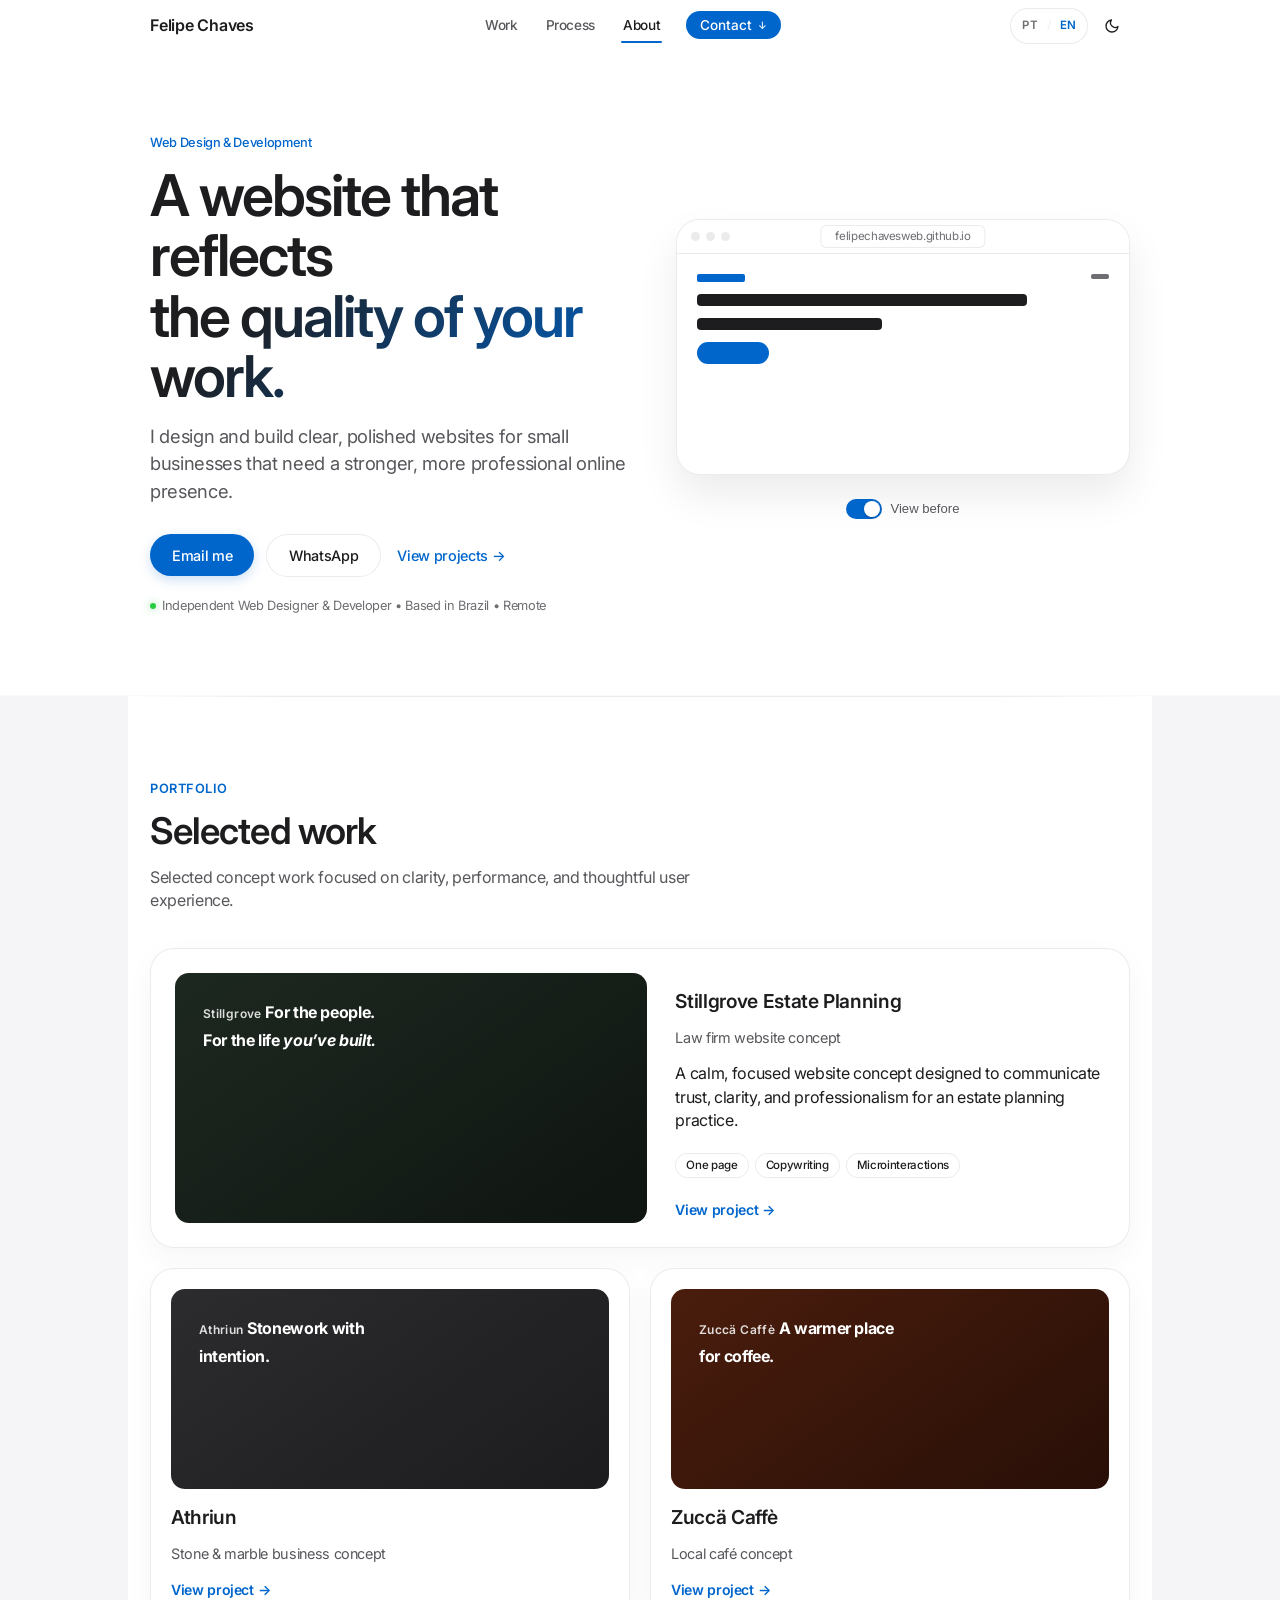
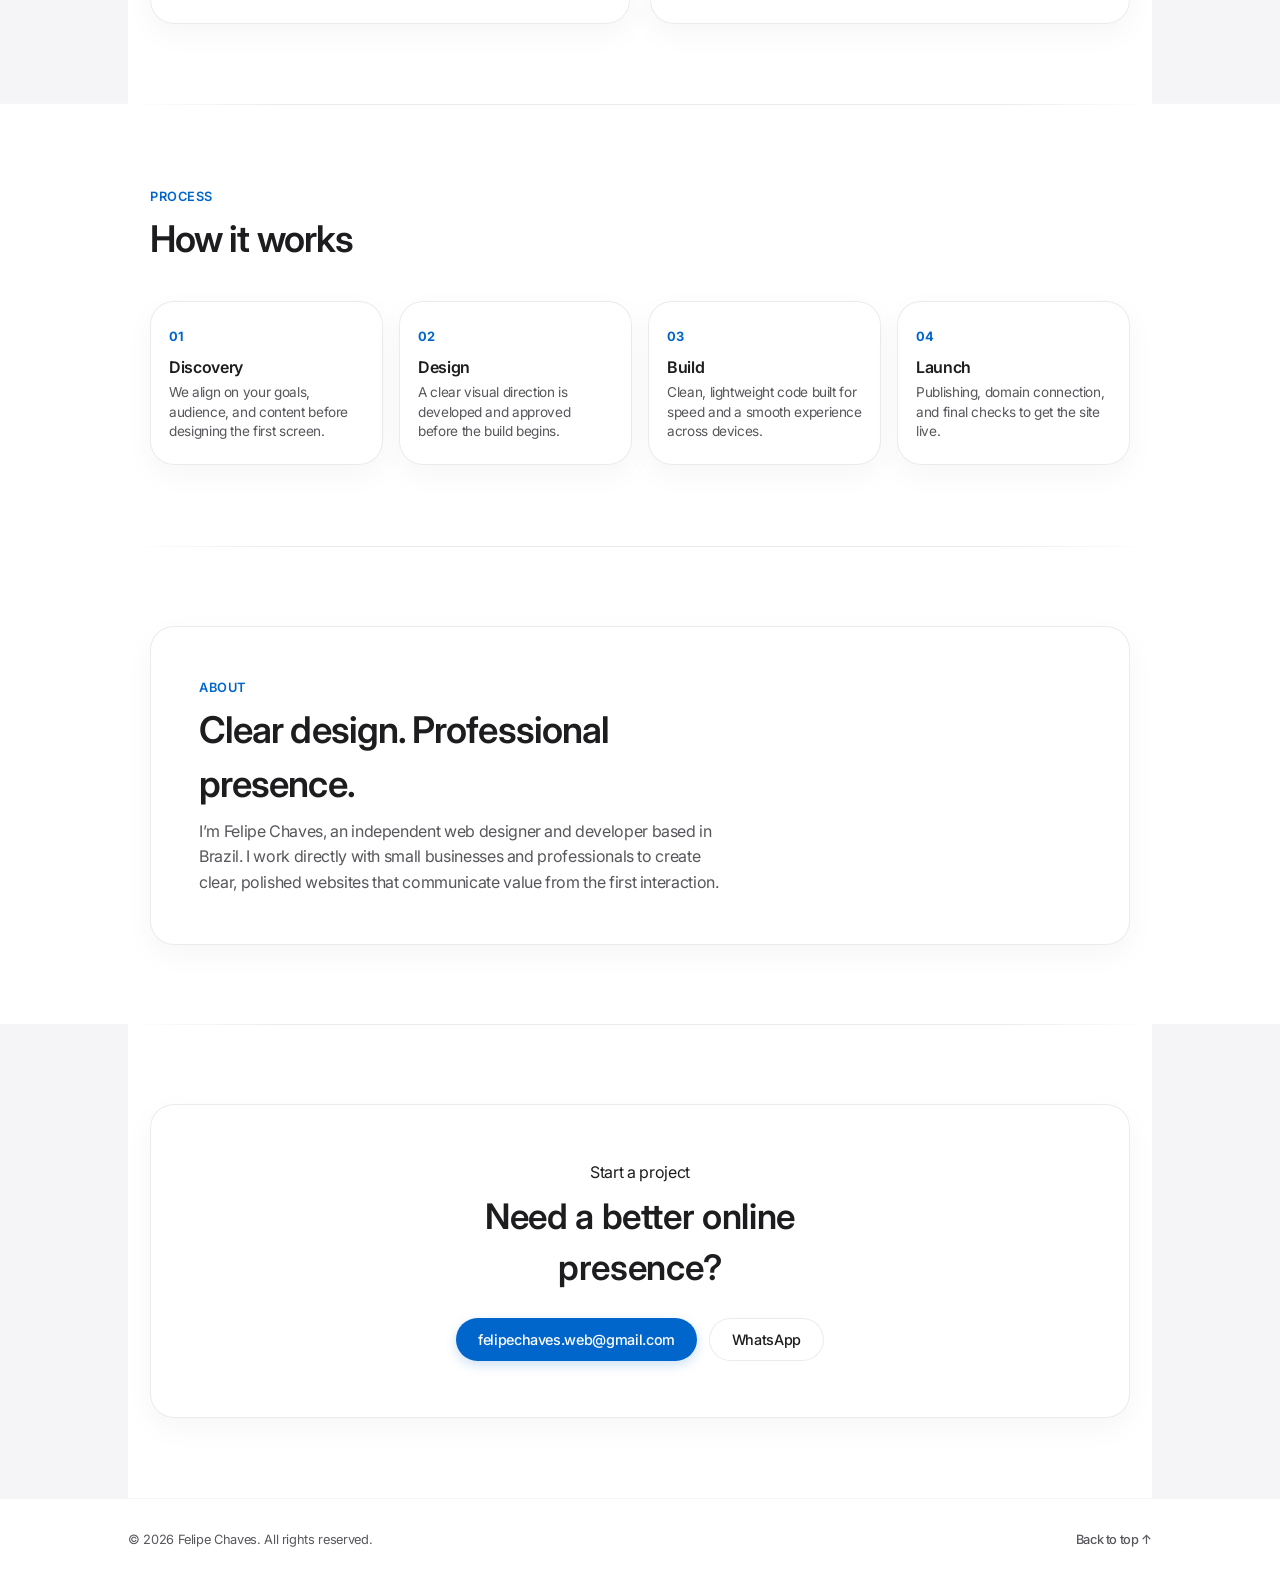
<file: index.html>
<!doctype html>
<html lang="en" data-theme="light">
<head>
  <meta charset="utf-8">
  <meta name="viewport" content="width=device-width, initial-scale=1">
  <title>Felipe Chaves — Web Designer &amp; Developer</title>
  <meta name="description" content="Felipe Chaves designs and builds clear, polished websites for small businesses.">
  <meta name="theme-color" content="#f5f5f7">
  <link rel="icon" href="favicon.svg" type="image/svg+xml">
  <link rel="preconnect" href="https://fonts.googleapis.com">
  <link rel="preconnect" href="https://fonts.gstatic.com" crossorigin>
  <link href="https://fonts.googleapis.com/css2?family=Inter:wght@300;400;500;600;700&display=swap" rel="stylesheet">
  <link rel="stylesheet" href="styles.css">
</head>
<body class="has-custom-cursor">

  <!-- Cursor fluido inteligente -->
  <div class="custom-cursor" id="customCursor" aria-hidden="true"></div>

  <a class="skip-link" href="#main">Skip to content</a>

  <header class="site-header" id="site-header">
    <div class="header-inner">
  <a class="wordmark hover-magnetic" href="#top" aria-label="Felipe Chaves, home">Felipe Chaves</a>

  <nav aria-label="Main navigation" id="mainNav" class="nav-menu">
    <a data-nav href="#work">Work</a>
    <a data-nav href="#process">Process</a>
    <a data-nav href="#about">About</a>

    <!-- Submenu / Dropdown de Contato -->
    <div class="nav-contact-wrapper" id="contactDropdownWrapper">
      <button type="button" class="nav-contact hover-magnetic" id="contactBtn" aria-expanded="false" aria-haspopup="true">
        Contact <span class="chevron">↓</span>
      </button>
      <div class="contact-dropdown" id="contactDropdown" role="menu">
        <a class="dropdown-item" href="mailto:felipechaves.web@gmail.com" role="menuitem">
          <svg class="dropdown-icon" width="18" height="18" viewBox="0 0 24 24" fill="none" stroke="currentColor" stroke-width="2" stroke-linecap="round" stroke-linejoin="round" aria-hidden="true">
            <rect width="20" height="16" x="2" y="4" rx="2"></rect>
            <path d="m22 7-8.97 5.7a1.94 1.94 0 0 1-2.06 0L2 7"></path>
          </svg>
          Email
        </a>
        <a class="dropdown-item" href="https://wa.me/5511954970944?text=Hi%20Felipe,%20I%20saw%20your%20portfolio%20and%20would%20like%20to%20talk%20about%20a%20website%20project." target="_blank" rel="noopener noreferrer" role="menuitem">
          <svg class="dropdown-icon" width="18" height="18" viewBox="0 0 24 24" fill="none" stroke="currentColor" stroke-width="2" stroke-linecap="round" stroke-linejoin="round" aria-hidden="true">
            <path d="M3 21l1.65-3.8a9 9 0 1 1 3.4 2.9L3 21"></path>
            <path d="M9 10a0.5.5 0 0 0 1 0V9a0.5.5 0 0 0-1 0v1a5 5 0 0 0 5 5h1a0.5.5 0 0 0 0-1h-1a0.5.5 0 0 0 0 1"></path>
          </svg>
          WhatsApp
        </a>
</div>
    </div>
  </nav>

  <!-- Container de ações da direita (Tema + Hambúrguer) -->
  <div class="header-actions">
    <div class="language-switcher" role="group" aria-label="Language">
      <button type="button" class="language-option" data-lang-switch="pt" aria-label="Português">PT</button>
      <span class="language-divider" aria-hidden="true">/</span>
      <button type="button" class="language-option" data-lang-switch="en" aria-label="English">EN</button>
    </div>

    <button type="button" class="theme-toggle hover-magnetic" id="themeToggle" aria-label="Toggle theme">
      <svg class="theme-toggle-icon" width="18" height="18" viewBox="0 0 24 24" fill="none" stroke="currentColor" stroke-width="2" stroke-linecap="round" stroke-linejoin="round" aria-hidden="true">
        <path class="moon-icon" d="M21 12.79A9 9 0 1 1 11.21 3 7 7 0 0 0 21 12.79z"></path>
      </svg>
    </button>

    <button type="button" class="mobile-menu-toggle hover-magnetic" id="mobileMenuToggle" aria-label="Open navigation menu" aria-expanded="false" aria-controls="mainNav">
      <span class="hamburger-bar"></span>
      <span class="hamburger-bar"></span>
    </button>
  </div>
</div>
  </header>

  <main id="main">
    <section class="hero reveal-stagger" id="top">
      <div class="hero-copy">
        <span class="hero-badge badge-pulse">Web Design &amp; Development</span>
        <h1 class="hero-title">A website that reflects<br><span class="gradient-text">the quality of your work.</span></h1>
        <p class="hero-lede">I design and build clear, polished websites for small businesses that need a stronger, more professional online presence.</p>
        <div class="hero-actions">
          <a class="button button-primary hover-magnetic" href="mailto:felipechaves.web@gmail.com">
            <span>Email me</span>
          </a>
          <a class="button button-secondary hover-magnetic" href="https://wa.me/5511954970944?text=Hi%20Felipe,%20I%20saw%20your%20portfolio%20and%20would%20like%20to%20talk%20about%20a%20website%20project." target="_blank" rel="noopener noreferrer">
            <span>WhatsApp</span>
          </a>
          <a class="button button-ghost hover-magnetic" href="#work">
            <span>View projects</span> <span class="arrow">→</span>
          </a>
        </div>
        <p class="hero-note"><span class="status-dot"></span> Independent Web Designer &amp; Developer • Based in Brazil • Remote</p>
      </div>

      <figure class="hero-demo" aria-label="Demonstration: a website before and after a redesign">
        <div class="device tilt-card" id="heroDevice" data-state="after">
          <div class="device-bar">
            <div class="dots"><span></span><span></span><span></span></div>
            <div class="url-bar">felipechavesweb.github.io</div>
          </div>
          <div class="device-screen">
            <div class="mock mock-before" aria-hidden="true">
              <div class="mb-logo"></div>
              <div class="mb-nav"><span></span><span></span><span></span></div>
              <div class="mb-hero"></div>
              <div class="mb-row"><span class="mb-chip"></span><span class="mb-chip"></span></div>
            </div>
            <div class="mock mock-after" aria-hidden="true">
              <div class="ma-nav"><span class="ma-word"></span><span class="ma-link"></span></div>
              <div class="ma-headline"></div>
              <div class="ma-headline short"></div>
              <div class="ma-cta"></div>
            </div>
          </div>
        </div>
        <figcaption>
          <button type="button" class="toggle hover-magnetic" id="beforeAfterToggle" aria-pressed="true">
            <span class="toggle-track" aria-hidden="true"><span class="toggle-thumb"></span></span>
            <span class="toggle-label" data-label>View before</span>
          </button>
        </figcaption>
      </figure>
    </section>

    <section class="work" id="work" aria-labelledby="work-title">
      <div class="section-head reveal">
        <span class="section-kicker">Portfolio</span>
        <h2 id="work-title">Selected work</h2>
        <p>Selected concept work focused on clarity, performance, and thoughtful user experience.</p>
      </div>

      <article class="project project-featured tilt-card reveal spotlight-card">
        <a class="project-visual stillgrove-visual" href="stillgrove/" aria-label="View the Stillgrove concept">
          <div class="visual-copy">
            <span class="visual-tag">Stillgrove</span>
            <strong>For the people.<br>For the life <em>you’ve built.</em></strong>
          </div>
        </a>
        <div class="project-meta">
          <div class="project-heading">
            <h3>Stillgrove Estate Planning</h3>
            <p>Law firm website concept</p>
          </div>
          <p class="project-description">A calm, focused website concept designed to communicate trust, clarity, and professionalism for an estate planning practice.</p>
          <div class="project-tags">
            <span>One page</span><span>Copywriting</span><span>Microinteractions</span>
          </div>
          <a class="project-link link-arrow" href="stillgrove/">View project <span class="arrow">→</span></a>
        </div>
      </article>

      <div class="project-grid">
        <article class="project tilt-card reveal spotlight-card">
          <a class="project-visual athriun-visual" href="https://oggfelpz.github.io/athriun-marmoraria-landing-page/" target="_blank" rel="noopener noreferrer">
            <div class="visual-copy compact">
              <span class="visual-tag">Athriun</span>
              <strong>Stonework with<br>intention.</strong>
            </div>
          </a>
          <div class="project-meta compact-meta">
            <div class="project-heading">
              <h3>Athriun</h3>
              <p>Stone &amp; marble business concept</p>
            </div>
            <a class="project-link link-arrow" href="https://oggfelpz.github.io/athriun-marmoraria-landing-page/" target="_blank" rel="noopener noreferrer">View project <span class="arrow">→</span></a>
          </div>
        </article>

        <article class="project tilt-card reveal spotlight-card">
          <a class="project-visual zucca-visual" href="https://oggfelpz.github.io/zucca-caffe-landing-page/" target="_blank" rel="noopener noreferrer">
            <div class="visual-copy compact light-copy">
              <span class="visual-tag">Zuccä Caffè</span>
              <strong>A warmer place<br>for coffee.</strong>
            </div>
          </a>
          <div class="project-meta compact-meta">
            <div class="project-heading">
              <h3>Zuccä Caffè</h3>
              <p>Local café concept</p>
            </div>
            <a class="project-link link-arrow" href="https://oggfelpz.github.io/zucca-caffe-landing-page/" target="_blank" rel="noopener noreferrer">View project <span class="arrow">→</span></a>
          </div>
        </article>
      </div>
    </section>

    <section class="process" id="process" aria-labelledby="process-title">
      <div class="section-head reveal">
        <span class="section-kicker">Process</span>
        <h2 id="process-title">How it works</h2>
      </div>
      <ol class="steps">
        <li class="reveal spotlight-card">
          <span class="step-index">01</span>
          <h3>Discovery</h3>
          <p>We align on your goals, audience, and content before designing the first screen.</p>
        </li>
        <li class="reveal spotlight-card">
          <span class="step-index">02</span>
          <h3>Design</h3>
          <p>A clear visual direction is developed and approved before the build begins.</p>
        </li>
        <li class="reveal spotlight-card">
          <span class="step-index">03</span>
          <h3>Build</h3>
          <p>Clean, lightweight code built for speed and a smooth experience across devices.</p>
        </li>
        <li class="reveal spotlight-card">
          <span class="step-index">04</span>
          <h3>Launch</h3>
          <p>Publishing, domain connection, and final checks to get the site live.</p>
        </li>
      </ol>
    </section>

<!-- Seção Sobre estruturada dentro de um card -->
<section class="about reveal" id="about" aria-labelledby="about-title">
  <div class="about-card spotlight-card">
    <div class="section-head">
      <span class="section-kicker">About</span>
      <h2 id="about-title">Clear design. Professional presence.</h2>
      <p class="about-description">
        I’m Felipe Chaves, an independent web designer and developer based in Brazil. I work directly with small businesses and professionals to create clear, polished websites that communicate value from the first interaction.
      </p>
    </div>
  </div>
</section>

    <section class="contact reveal" aria-labelledby="contact-title">
      <div class="contact-card spotlight-card">
        <span class="contact-kicker">Start a project</span>
        <h2 id="contact-title">Need a better online<br>presence?</h2>
        
        <div class="contact-options">
          <a class="button button-primary hover-magnetic" href="mailto:felipechaves.web@gmail.com">
            <span>felipechaves.web@gmail.com</span>
          </a>
          <a class="button button-secondary hover-magnetic" href="https://wa.me/5511954970944?text=Hi%20Felipe,%20I%20saw%20your%20portfolio%20and%20would%20like%20to%20talk%20about%20a%20website%20project." target="_blank" rel="noopener noreferrer">
            <span>WhatsApp</span>
          </a>
        </div>
      </div>
    </section>
  </main>

  <footer>
    <div class="footer-inner">
      <p>© <span id="year">2026</span> Felipe Chaves. All rights reserved.</p>
      <a href="#top" class="back-to-top hover-magnetic">Back to top ↑</a>
    </div>
  </footer>

  <script src="script.js" defer></script>
</body>
</html>
</file>
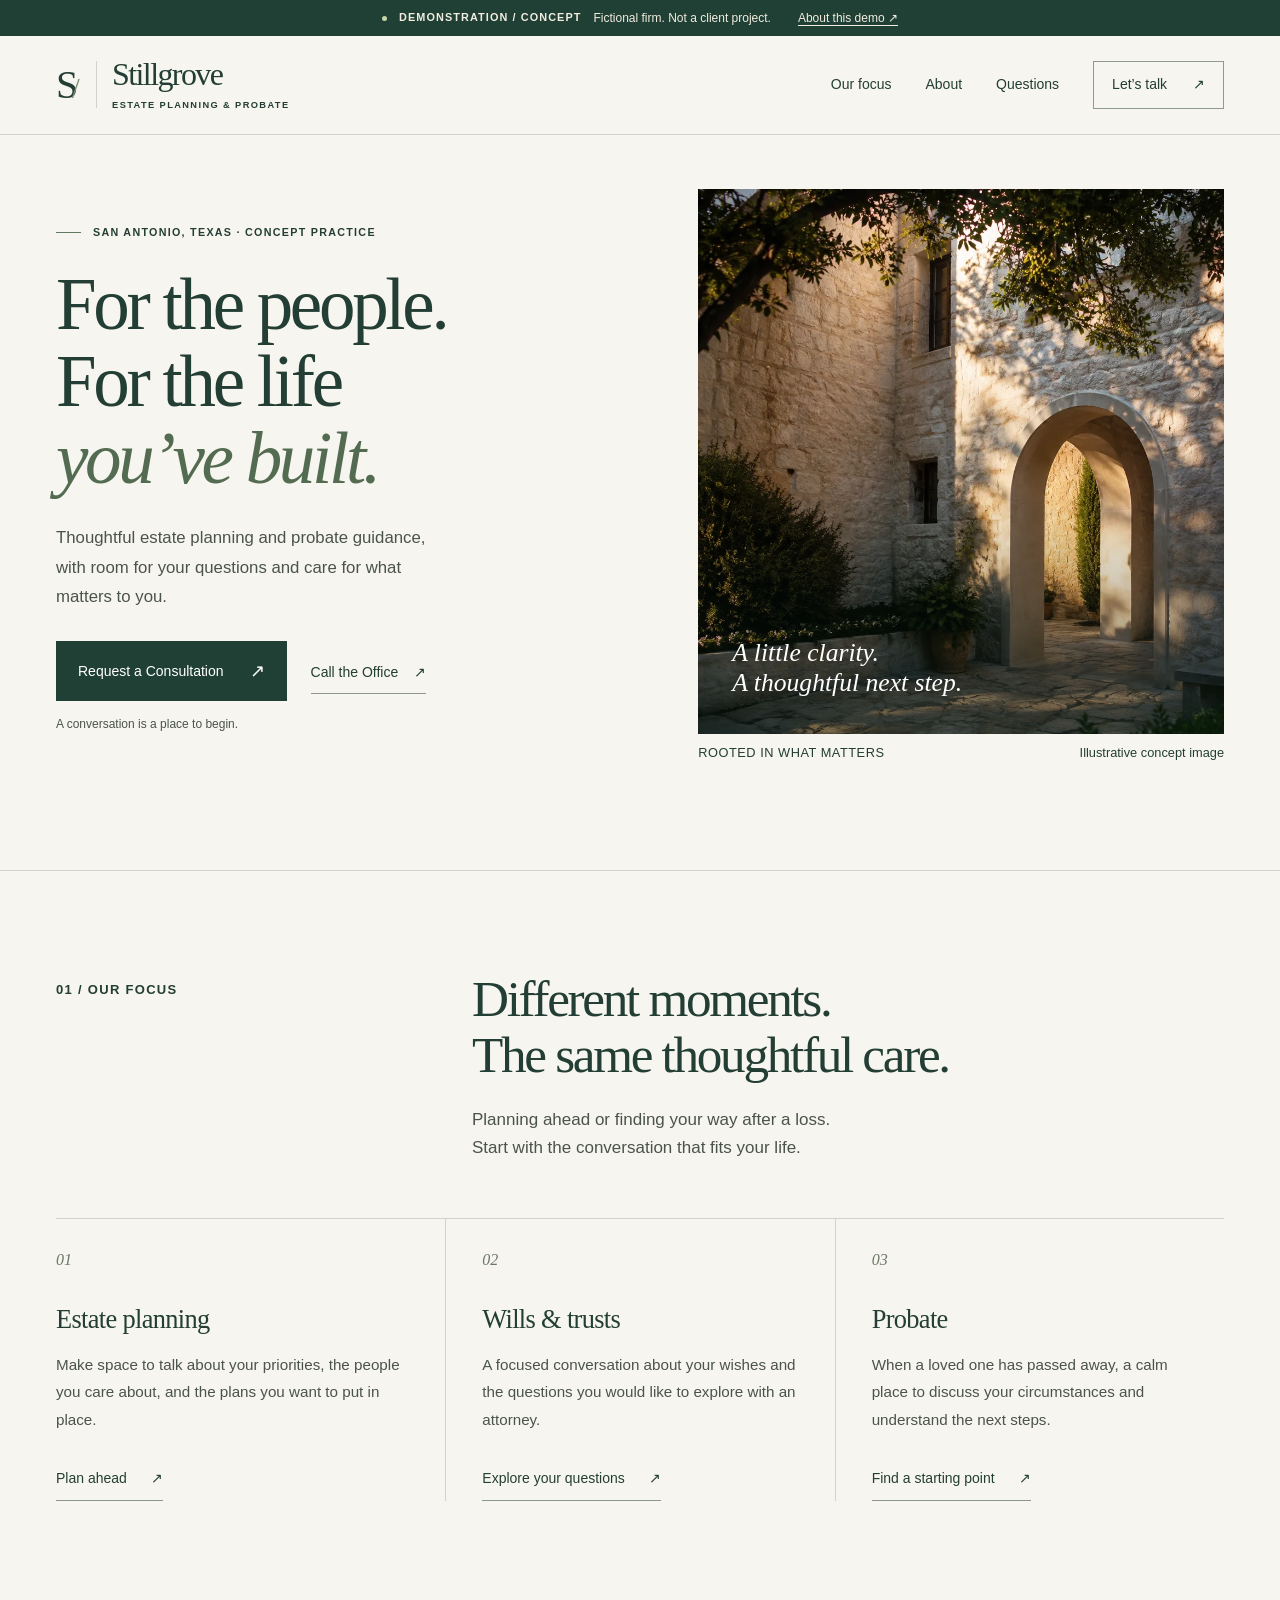
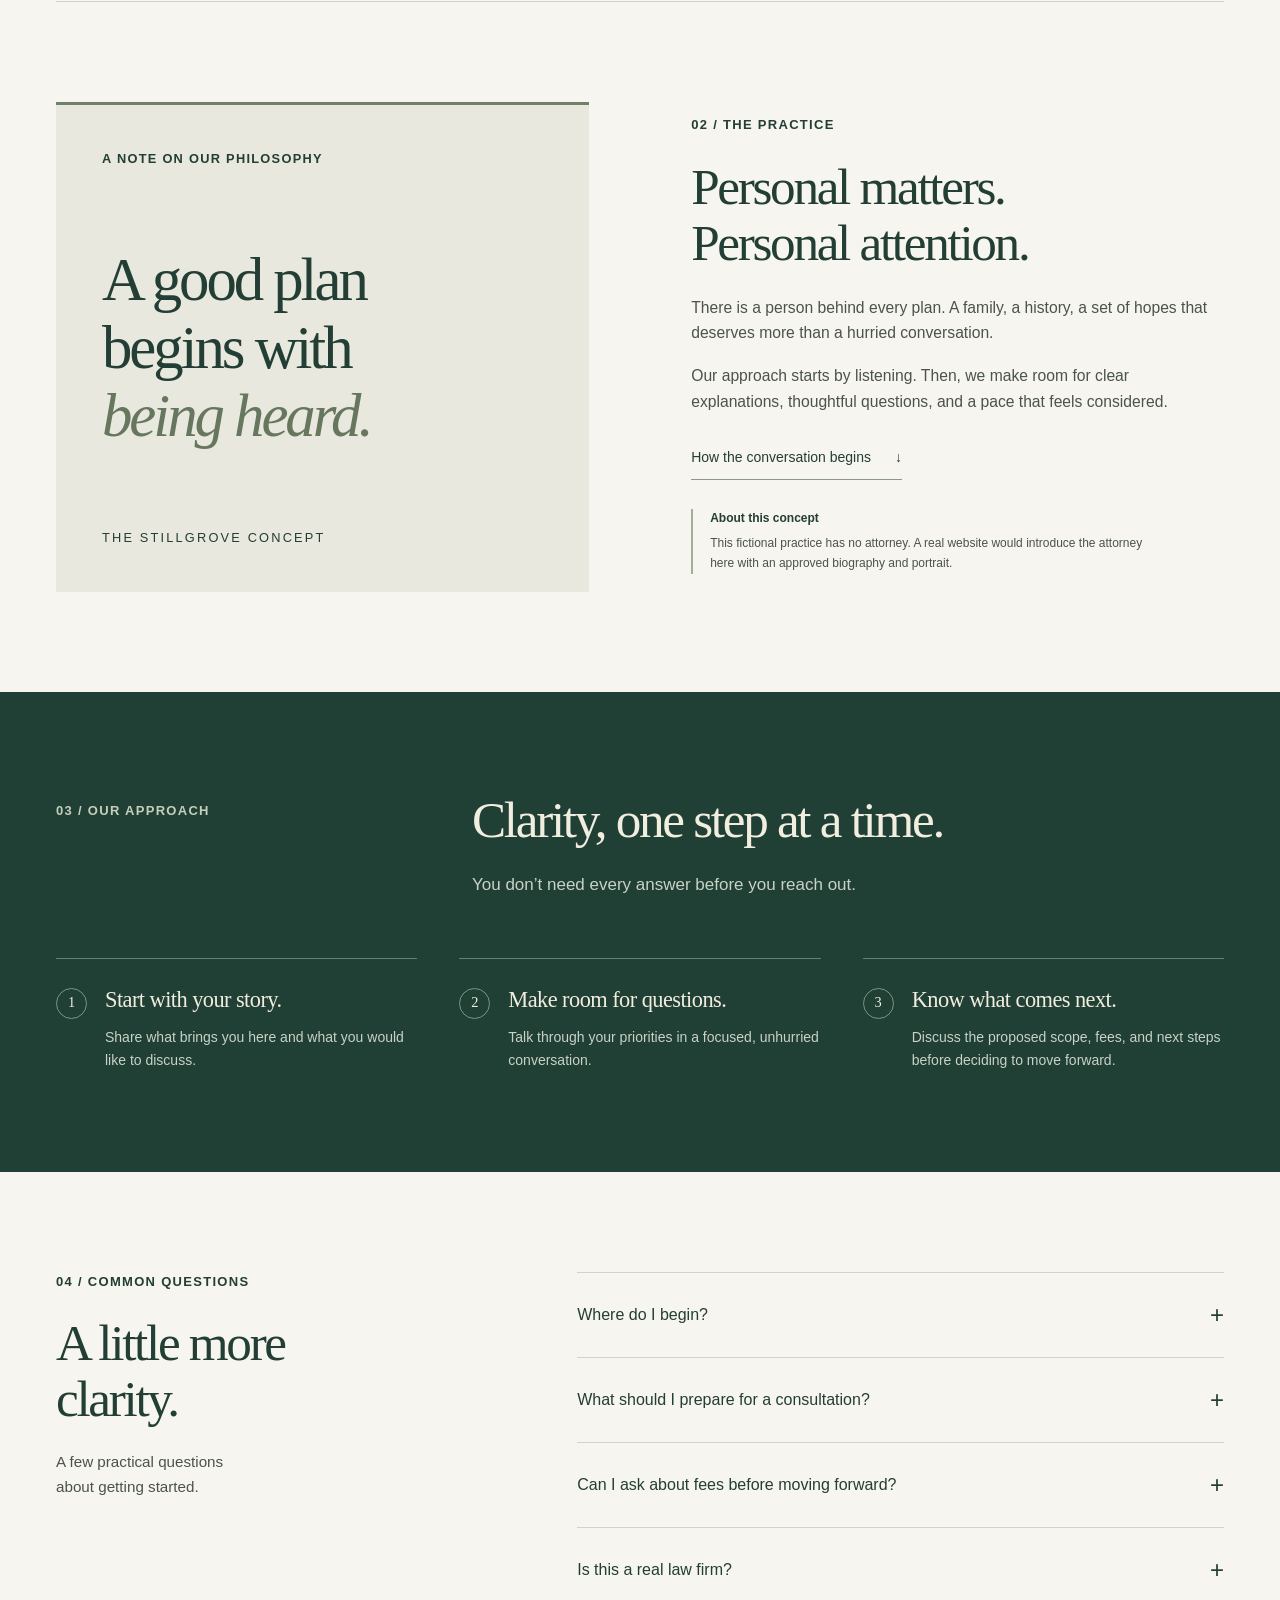
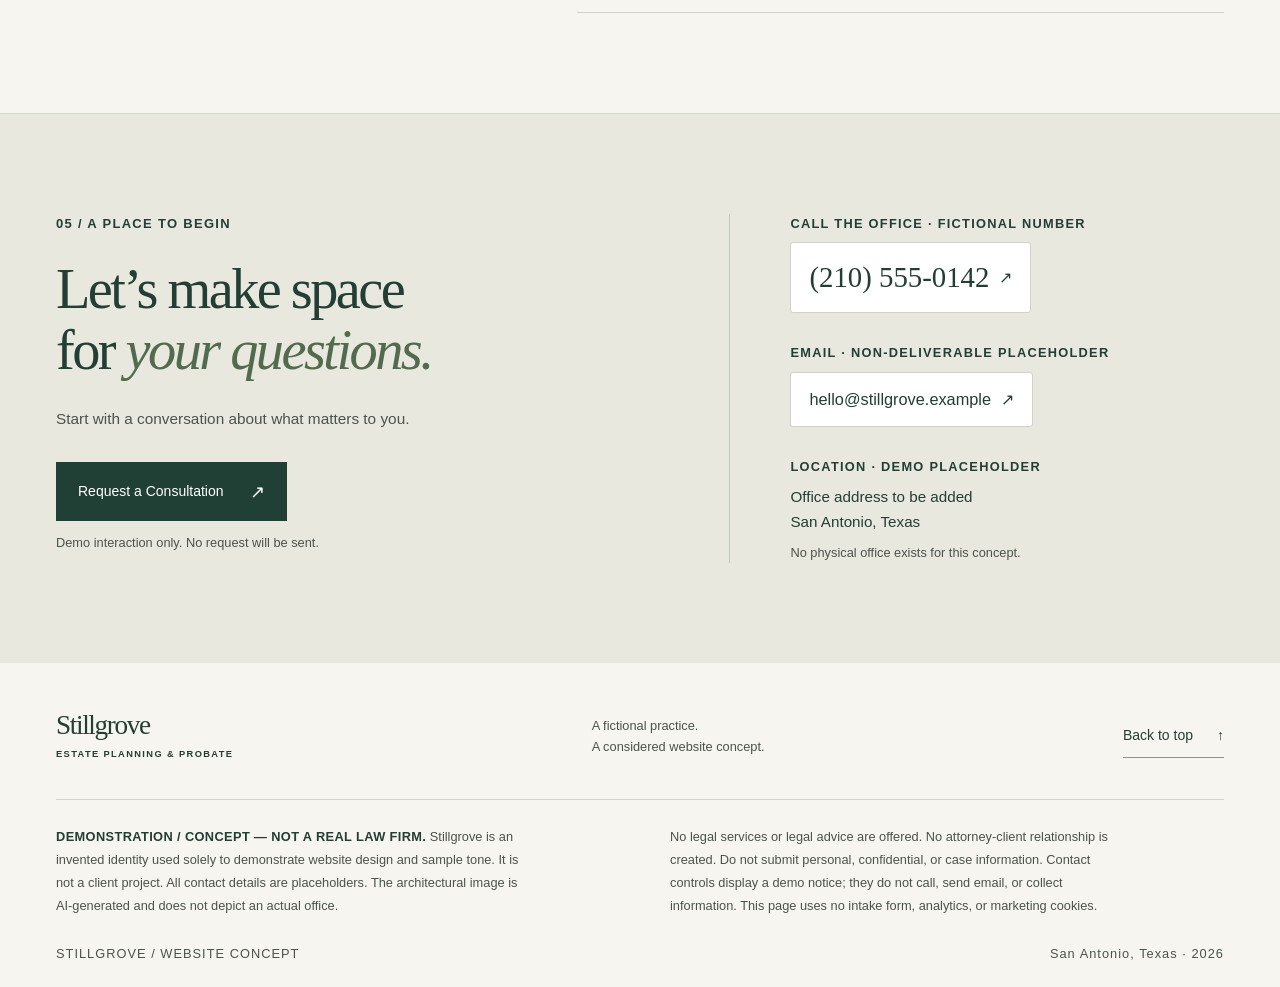
<file: stillgrove/index.html>
<!doctype html>
<html lang="en-US">
<head>
  <meta charset="utf-8"><meta name="viewport" content="width=device-width, initial-scale=1">
  <title>Stillgrove — Estate Planning & Probate | Fictional Website Concept</title>
  <meta name="description" content="A fictional San Antonio estate planning and probate website concept. Design demonstration only; no legal services are offered.">
  <meta name="robots" content="noindex, nofollow"><meta name="theme-color" content="#203f35">
  <link rel="icon" href="favicon.svg" type="image/svg+xml"><link rel="stylesheet" href="styles.css">
  <script src="script.js" defer></script>
  <!-- MICROINTERAÇÕES (CSS puro + Web Animations API nativa, sem dependências):
       1) header ganha sombra sutil ao rolar; 2) blocos de conteúdo entram em fade-up ao entrar na viewport (data-reveal + IntersectionObserver);
       3) itens da hero entram em stagger no load; 4) FAQ (details) anima abertura/fechamento suavemente; 5) nav ganha sublinhado ativo por scrollspy;
       6) hovers refinados em botões, links e cards; 7) tudo respeita prefers-reduced-motion. -->
</head>
<body>
<a class="skip-link" href="#main">Skip to content</a>
<div class="concept-bar"><span class="concept-dot" aria-hidden="true"></span><strong>DEMONSTRATION / CONCEPT</strong><span class="concept-explanation">Fictional firm. Not a client project.</span><a href="#demo-notice" aria-label="Read the demonstration notice">About this demo <span aria-hidden="true">↗</span></a></div>
<header class="header">
  <div class="container header-inner">
    <a class="brand" href="#home" aria-label="Stillgrove concept home"><span class="brand-mark" aria-hidden="true">S<span> / </span></span><span class="brand-name">Stillgrove<span>ESTATE PLANNING & PROBATE</span></span></a>
    <button class="menu-toggle" aria-expanded="false" aria-controls="primary-nav">Menu <span aria-hidden="true">+</span></button>
    <nav id="primary-nav" aria-label="Main navigation"><a href="#practice">Our focus</a><a href="#about">About</a><a href="#questions">Questions</a><a class="nav-cta" href="#contact">Let’s talk <span aria-hidden="true">↗</span></a></nav>
  </div>
</header>
<main id="main">
  <section id="home" class="hero container" aria-labelledby="hero-title">
    <div class="hero-copy"><p class="eyebrow"><span class="short-rule" aria-hidden="true"></span> SAN ANTONIO, TEXAS · CONCEPT PRACTICE</p>
      <h1 id="hero-title">For the people.<br>For the life<br><em>you’ve built.</em></h1>
      <p class="hero-description">Thoughtful estate planning and probate guidance, with room for your questions and care for what matters to you.</p>
      <div class="hero-actions"><a class="button" href="#contact">Request a Consultation <span aria-hidden="true">↗</span></a><button class="text-button" data-demo="phone">Call the Office <span aria-hidden="true">↗</span></button></div>
      <p class="microcopy">A conversation is a place to begin.</p>
    </div>
    <figure class="hero-visual"><div class="hero-visual-frame"><!-- moldura com overflow:hidden isolada do figcaption, para o zoom sutil no hover não vazar sobre a legenda --><img src="courtyard.webp" width="960" height="1200" fetchpriority="high" alt="Imagined limestone courtyard with warm sunlight and leafy shadows."><div class="image-label" aria-hidden="true">A little clarity.<br>A thoughtful next step.</div></div><figcaption><span>ROOTED IN WHAT MATTERS</span><span>Illustrative concept image</span></figcaption></figure>
  </section>
  <section id="practice" class="practice section-pad" aria-labelledby="practice-title"><div class="container">
    <div class="section-heading" data-reveal><p class="eyebrow">01 / OUR FOCUS</p><div><h2 id="practice-title">Different moments.<br>The same thoughtful care.</h2><p>Planning ahead or finding your way after a loss.<br class="desktop-break"> Start with the conversation that fits your life.</p></div></div>
    <div class="practice-grid">
      <article class="practice-item" data-reveal data-reveal-index="0"><span class="item-number">01</span><h3>Estate planning</h3><p>Make space to talk about your priorities, the people you care about, and the plans you want to put in place.</p><a class="underlink" href="#contact">Plan ahead <span aria-hidden="true">↗</span></a></article>
      <article class="practice-item" data-reveal data-reveal-index="1"><span class="item-number">02</span><h3>Wills & trusts</h3><p>A focused conversation about your wishes and the questions you would like to explore with an attorney.</p><a class="underlink" href="#contact">Explore your questions <span aria-hidden="true">↗</span></a></article>
      <article class="practice-item" data-reveal data-reveal-index="2"><span class="item-number">03</span><h3>Probate</h3><p>When a loved one has passed away, a calm place to discuss your circumstances and understand the next steps.</p><a class="underlink" href="#contact">Find a starting point <span aria-hidden="true">↗</span></a></article>
    </div>
  </div></section>
  <section id="about" class="about container section-pad" aria-labelledby="about-title">
    <div class="about-panel" data-reveal><p class="eyebrow">A NOTE ON OUR PHILOSOPHY</p><p class="about-statement">A good plan<br>begins with<br><em>being heard.</em></p><span class="panel-signoff">THE STILLGROVE CONCEPT</span></div>
    <div class="about-copy" data-reveal data-reveal-index="1"><p class="eyebrow">02 / THE PRACTICE</p><h2 id="about-title">Personal matters.<br>Personal attention.</h2><p>There is a person behind every plan. A family, a history, a set of hopes that deserves more than a hurried conversation.</p><p>Our approach starts by listening. Then, we make room for clear explanations, thoughtful questions, and a pace that feels considered.</p><a class="underlink" href="#approach">How the conversation begins <span aria-hidden="true">↓</span></a><aside class="editorial-note"><strong>About this concept</strong><p>This fictional practice has no attorney. A real website would introduce the attorney here with an approved biography and portrait.</p></aside></div>
  </section>
  <section id="approach" class="approach section-pad" aria-labelledby="approach-title"><div class="container"><div class="section-heading" data-reveal><p class="eyebrow">03 / OUR APPROACH</p><div><h2 id="approach-title">Clarity, one step at a time.</h2><p>You don’t need every answer before you reach out.</p></div></div>
    <ol class="steps"><li data-reveal data-reveal-index="0"><span class="step-number">1</span><div><h3>Start with your story.</h3><p>Share what brings you here and what you would like to discuss.</p></div></li><li data-reveal data-reveal-index="1"><span class="step-number">2</span><div><h3>Make room for questions.</h3><p>Talk through your priorities in a focused, unhurried conversation.</p></div></li><li data-reveal data-reveal-index="2"><span class="step-number">3</span><div><h3>Know what comes next.</h3><p>Discuss the proposed scope, fees, and next steps before deciding to move forward.</p></div></li></ol>
  </div></section>
  <section id="questions" class="faq container section-pad" aria-labelledby="faq-title"><div data-reveal><p class="eyebrow">04 / COMMON QUESTIONS</p><h2 id="faq-title">A little more<br>clarity.</h2><p class="faq-intro">A few practical questions<br>about getting started.</p></div><div class="faq-list">
    <details data-reveal data-reveal-index="0"><summary>Where do I begin?<span aria-hidden="true">+</span></summary><p>Start with a brief description of what you would like to discuss. You do not need to have everything organized before asking about a consultation.</p></details>
    <details data-reveal data-reveal-index="1"><summary>What should I prepare for a consultation?<span aria-hidden="true">+</span></summary><p>Note your questions and priorities. In a real engagement, the office would explain what information is needed and how to share it securely. Do not send personal documents through this demo.</p></details>
    <details data-reveal data-reveal-index="2"><summary>Can I ask about fees before moving forward?<span aria-hidden="true">+</span></summary><p>Yes. A consultation is an opportunity to ask about the proposed work, fees, and next steps before deciding whether to proceed. This concept does not quote legal fees or offer consultations.</p></details>
    <details data-reveal data-reveal-index="3"><summary>Is this a real law firm?<span aria-hidden="true">+</span></summary><p>No. Stillgrove is an invented identity for a website design demonstration. No attorney or legal services are represented, and no consultation requests are collected.</p></details>
  </div></section>
  <section id="contact" class="contact section-pad" aria-labelledby="contact-title"><div class="container contact-grid"><div data-reveal><p class="eyebrow">05 / A PLACE TO BEGIN</p><h2 id="contact-title">Let’s make space<br>for <em>your questions.</em></h2><p>Start with a conversation about what matters to you.</p><button class="button button-light" data-demo="consultation">Request a Consultation <span aria-hidden="true">↗</span></button><p class="contact-demo">Demo interaction only. No request will be sent.</p></div><div class="contact-details" data-reveal data-reveal-index="1"><div><p class="eyebrow">CALL THE OFFICE · FICTIONAL NUMBER</p><button class="phone-link" data-demo="phone">(210) 555-0142 <span aria-hidden="true">↗</span></button></div><div><p class="eyebrow">EMAIL · NON-DELIVERABLE PLACEHOLDER</p><button class="email-link" data-demo="email">hello@stillgrove.example <span aria-hidden="true">↗</span></button></div><div><p class="eyebrow">LOCATION · DEMO PLACEHOLDER</p><p>Office address to be added<br>San Antonio, Texas</p><span class="location-note">No physical office exists for this concept.</span></div></div></div></section>
</main>
<footer id="demo-notice" class="footer container"><div class="footer-top"><a class="brand" href="#home"><span class="brand-name">Stillgrove<span>ESTATE PLANNING & PROBATE</span></span></a><p>A fictional practice.<br>A considered website concept.</p><a class="underlink" href="#home">Back to top <span aria-hidden="true">↑</span></a></div><div class="legal"><p><strong>DEMONSTRATION / CONCEPT — NOT A REAL LAW FIRM.</strong> Stillgrove is an invented identity used solely to demonstrate website design and sample tone. It is not a client project. All contact details are placeholders. The architectural image is AI-generated and does not depict an actual office.</p><p>No legal services or legal advice are offered. No attorney-client relationship is created. Do not submit personal, confidential, or case information. Contact controls display a demo notice; they do not call, send email, or collect information. This page uses no intake form, analytics, or marketing cookies.</p></div><div class="footer-bottom"><span>STILLGROVE / WEBSITE CONCEPT</span><span>San Antonio, Texas · 2026</span></div></footer>
<dialog id="demo-dialog" aria-labelledby="dialog-title" aria-describedby="dialog-description"><div class="dialog-content"><p class="eyebrow">DEMONSTRATION ONLY</p><h2 id="dialog-title">A preview of<br>the first step.</h2><p id="dialog-description">This is a fictional practice. No consultation is available and no request has been sent.</p><p class="dialog-detail" id="dialog-detail">On a real website, this would connect to the office’s approved email or scheduling destination.</p><form method="dialog"><button class="button" autofocus>Return to the website <span aria-hidden="true">↗</span></button></form></div></dialog>
<noscript><p class="noscript-note">This is a fictional website concept. Contact buttons are inactive without JavaScript. No calls or requests can be made.</p></noscript>
<!-- FIX 1 (Conversão/Mobile UX): CTA persistente para mobile. Antes, o único CTA ficava dentro do menu hambúrguer fechado — em advocacia, +60% do tráfego é mobile e o visitante em momento de urgência (ex.: probate) não deve precisar abrir o menu para ligar ou pedir consulta. -->
<div class="mobile-cta-bar" role="navigation" aria-label="Ações rápidas">
  <button class="mobile-cta-call" data-demo="phone"><span aria-hidden="true">☎</span> Call </button>
  <a class="mobile-cta-consult" href="#contact">Request Consultation</a>
</div>
</body></html>
</file>
<file: styles.css>
:root {
  --font-apple: -apple-system, BlinkMacSystemFont, "SF Pro Display", "SF Pro Text", "Inter", sans-serif;

  --radius-pill: 9999px;
  --radius-apple: 24px;
  --radius-sm: 14px;

  --ease-apple: cubic-bezier(0.16, 1, 0.3, 1);
  --ease-spring: cubic-bezier(0.34, 1.56, 0.64, 1);
  --transition-fast: 0.2s var(--ease-apple);
  --transition-smooth: 0.4s var(--ease-apple);

  --focus-ring: 0 0 0 3px var(--accent-glow), 0 0 0 1px var(--accent);
}

:root[data-theme="light"] {
  --bg-main: #ffffff;
  --bg-alt: #f5f5f7;
  --bg-card: rgba(255, 255, 255, 0.82);
  --bg-card-solid: #ffffff;
  --bg-header: rgba(255, 255, 255, 0.72);

  --text-primary: #1d1d1f;
  --text-secondary: #57575c;
  --text-muted: #6e6e73;

  --accent: #0066cc;
  --accent-hover: #0052a3;
  --accent-glow: rgba(0, 102, 204, 0.2);

  --border-subtle: rgba(0, 0, 0, 0.08);
  --spotlight-color: rgba(0, 102, 204, 0.06);
  --shadow-apple: 0 10px 30px rgba(0, 0, 0, 0.04);
  --shadow-device: 0 20px 40px rgba(0, 0, 0, 0.08);
}

:root[data-theme="dark"] {
  --bg-main: #000000;
  --bg-alt: #0a0a0c;
  --bg-card: rgba(28, 28, 30, 0.75);
  --bg-card-solid: #1c1c1e;
  --bg-header: rgba(0, 0, 0, 0.72);

  --text-primary: #f5f5f7;
  --text-secondary: #a1a1a6;
  --text-muted: #86868b;

  --accent: #2997ff;
  --accent-hover: #52aaff;
  --accent-glow: rgba(41, 151, 255, 0.25);

  --border-subtle: rgba(255, 255, 255, 0.12);
  --spotlight-color: rgba(255, 255, 255, 0.06);
  --shadow-apple: 0 10px 30px rgba(0, 0, 0, 0.4);
  --shadow-device: 0 20px 50px rgba(0, 0, 0, 0.6);
}

*, *::before, *::after {
  box-sizing: border-box;
  margin: 0;
  padding: 0;
}

html {
  scroll-behavior: smooth;
  font-size: 16px;
  -webkit-text-size-adjust: 100%;
}

body {
  font-family: var(--font-apple);
  background-color: var(--bg-main);
  color: var(--text-primary);
  line-height: 1.47059;
  letter-spacing: -0.022em;
  -webkit-font-smoothing: antialiased;
  -moz-osx-font-smoothing: grayscale;
  transition: background-color var(--transition-smooth), color var(--transition-smooth);
  overflow-x: hidden;
  padding-bottom: env(safe-area-inset-bottom);
}

a { color: inherit; text-decoration: none; }

.skip-link {
  position: absolute;
  top: -100%;
  left: 16px;
  z-index: 1000;
  background: var(--accent);
  color: #fff;
  padding: 10px 18px;
  border-radius: var(--radius-sm);
  font-weight: 600;
  transition: top var(--transition-fast);
}
.skip-link:focus-visible { top: 12px; }

a:focus-visible,
button:focus-visible,
[role="button"]:focus-visible,
input:focus-visible,
textarea:focus-visible {
  outline: none;
  box-shadow: var(--focus-ring);
  border-radius: var(--radius-sm);
}

/* Custom Cursor */
.custom-cursor,
.custom-cursor-ring {
  display: none;
  position: fixed;
  top: 0;
  left: 0;
  pointer-events: none;
  z-index: 9999;
  border-radius: 50%;
  opacity: 0;
  transform: translate3d(-50%, -50%, 0);
  will-change: transform, opacity;
}

@media (prefers-reduced-motion: no-preference) {
  body.has-custom-cursor .custom-cursor,
  body.has-custom-cursor .custom-cursor-ring { display: block; }

  body.has-custom-cursor.cursor-ready .custom-cursor { opacity: 1; }
  body.has-custom-cursor.cursor-ready .custom-cursor-ring { opacity: 0.55; }

  body.has-custom-cursor,
  body.has-custom-cursor a,
  body.has-custom-cursor button,
  body.has-custom-cursor [role="button"] { cursor: none; }

  .custom-cursor {
    width: 8px;
    height: 8px;
    background-color: var(--accent);
    transition: opacity 0.25s var(--ease-apple);
  }

  .custom-cursor-ring {
    width: 36px;
    height: 36px;
    border: 1.5px solid var(--accent);
    background: var(--accent-glow);
    transition: opacity 0.25s var(--ease-apple), width 0.35s var(--ease-spring), height 0.35s var(--ease-spring), border-color 0.3s;
  }
  .custom-cursor-ring.is-hovering { width: 56px; height: 56px; opacity: 0.25; border-color: transparent; }
}

@media (prefers-reduced-motion: reduce) {
  .custom-cursor, .custom-cursor-ring { display: none !important; }
  *, *::before, *::after { animation-duration: 0.01ms !important; transition-duration: 0.01ms !important; }
}

/* Header */
.site-header {
  position: fixed;
  top: 0;
  left: 0;
  right: 0;
  height: 52px;
  z-index: 999;
  background-color: var(--bg-header);
  backdrop-filter: saturate(180%) blur(20px);
  -webkit-backdrop-filter: saturate(180%) blur(20px);
  border-bottom: 1px solid transparent;
  transition: border-color 0.3s, background-color var(--transition-smooth);
  padding-left: env(safe-area-inset-left);
  padding-right: env(safe-area-inset-right);
}
.site-header.is-scrolled { border-bottom-color: var(--border-subtle); }

.header-inner {
  max-width: 1024px;
  margin: 0 auto;
  height: 100%;
  display: flex;
  align-items: center;
  justify-content: space-between;
  padding: 0 22px;
}

.wordmark {
  font-weight: 600;
  font-size: 1rem;
  letter-spacing: -0.015em;
  padding: 6px 0;
}

.site-header nav {
  display: flex;
  gap: 24px;
  align-items: center;
}

.site-header nav a {
  position: relative;
  font-size: 0.85rem;
  font-weight: 500;
  color: var(--text-secondary);
  padding: 6px 2px;
  transition: color var(--transition-fast);
}
.site-header nav a::after {
  content: "";
  position: absolute;
  left: 0; right: 0; bottom: -2px;
  height: 2px;
  background: var(--accent);
  border-radius: 2px;
  transform: scaleX(0);
  transform-origin: left;
  transition: transform 0.25s var(--ease-apple);
}
.site-header nav a:hover { color: var(--text-primary); }
.site-header nav a:hover::after,
.site-header nav a.is-active::after { transform: scaleX(1); }
.site-header nav a.is-active { color: var(--text-primary); }

.nav-contact {
  color: #ffffff !important;
  font-weight: 500;
  background: var(--accent);
  padding: 6px 14px !important;
  border-radius: var(--radius-pill);
  transition: background-color var(--transition-fast), transform 0.2s var(--ease-spring);
}
.nav-contact:hover { background: var(--accent-hover); }
.nav-contact:active { transform: scale(0.96); }
.nav-contact::after { display: none; }

.theme-toggle {
  background: transparent;
  border: none;
  display: inline-flex;
  align-items: center;
  justify-content: center;
  color: var(--text-primary);
  cursor: pointer;
  width: 36px;
  height: 36px;
  border-radius: 50%;
  transition: background-color var(--transition-fast), color var(--transition-fast);
}
.theme-toggle:hover { background-color: var(--border-subtle); }
.theme-toggle-icon { width: 16px; height: 16px; transition: transform 0.4s var(--ease-spring); }
.theme-toggle:hover .theme-toggle-icon { transform: rotate(15deg); }

/* Hero */
.hero {
  max-width: 1024px;
  margin: 0 auto;
  padding: 130px 22px 80px;
  display: grid;
  grid-template-columns: 1fr 0.95fr;
  gap: 48px;
  align-items: center;
}

.badge-pulse {
  display: inline-flex;
  align-items: center;
  gap: 8px;
  font-size: 0.8rem;
  font-weight: 500;
  color: var(--accent);
  margin-bottom: 12px;
}

.status-dot {
  width: 6px;
  height: 6px;
  background-color: #28cd41;
  border-radius: 50%;
  display: inline-block;
  box-shadow: 0 0 8px rgba(40, 205, 65, 0.6);
}

.hero-title {
  font-size: clamp(2.4rem, 4.5vw, 3.8rem);
  font-weight: 600;
  line-height: 1.05;
  letter-spacing: -0.035em;
  margin-bottom: 16px;
}

.gradient-text {
  display: inline-block;
  background: linear-gradient(135deg, var(--text-primary) 20%, var(--accent) 100%);
  -webkit-background-clip: text;
  background-clip: text;
  -webkit-text-fill-color: transparent;
  color: transparent;
}

.hero-lede {
  font-size: clamp(1rem, 1.5vw, 1.15rem);
  line-height: 1.5;
  max-width: 42ch;
  color: var(--text-secondary);
  margin-bottom: 28px;
}

.hero-actions {
  display: flex;
  gap: 12px;
  align-items: center;
  flex-wrap: wrap;
  margin-bottom: 20px;
}

.button {
  position: relative;
  display: inline-flex;
  align-items: center;
  justify-content: center;
  min-height: 42px;
  padding: 10px 22px;
  border-radius: var(--radius-pill);
  font-size: 0.9rem;
  font-weight: 500;
  transition: transform 0.2s var(--ease-spring), background-color 0.25s, box-shadow 0.25s, border-color 0.25s;
  user-select: none;
}
.button:active { transform: scale(0.96); }

.button-primary {
  background-color: var(--accent);
  color: #ffffff;
  box-shadow: 0 4px 12px var(--accent-glow);
}
.button-primary:hover { background-color: var(--accent-hover); box-shadow: 0 6px 18px var(--accent-glow); transform: translateY(-1px); }

.button-secondary {
  background-color: var(--bg-card);
  border: 1px solid var(--border-subtle);
  color: var(--text-primary);
  backdrop-filter: blur(10px);
}
.button-secondary:hover { background-color: var(--bg-card-solid); border-color: var(--accent); }

.button-ghost { color: var(--accent); padding-left: 4px; padding-right: 4px; }
.button-ghost .arrow { display: inline-block; margin-left: 4px; transition: transform 0.3s var(--ease-spring); }
.button-ghost:hover .arrow { transform: translateX(4px); }
.button-ghost:hover { color: var(--accent-hover); }

.hero-note {
  font-size: 0.8rem;
  color: var(--text-muted);
  display: flex;
  align-items: center;
  gap: 6px;
}

/* Device Mockup */
.hero-demo { display: flex; flex-direction: column; align-items: center; gap: 16px; perspective: 1000px; width: 100%; }

.device {
  width: 100%;
  background: var(--bg-card-solid);
  border-radius: var(--radius-apple);
  box-shadow: var(--shadow-device);
  border: 1px solid var(--border-subtle);
  overflow: hidden;
  transition: transform 0.5s var(--ease-apple);
}

.device-bar {
  height: 34px;
  background-color: var(--bg-main);
  display: flex;
  align-items: center;
  padding: 0 14px;
  position: relative;
  border-bottom: 1px solid var(--border-subtle);
}

.dots { display: flex; gap: 6px; }
.dots span { width: 9px; height: 9px; border-radius: 50%; background-color: var(--border-subtle); }

.url-bar {
  position: absolute;
  left: 50%;
  transform: translateX(-50%);
  font-size: 0.72rem;
  color: var(--text-muted);
  background: var(--bg-card-solid);
  padding: 2px 14px;
  border-radius: 6px;
  border: 1px solid var(--border-subtle);
  white-space: nowrap;
  max-width: 60%;
  overflow: hidden;
  text-overflow: ellipsis;
}

.device-screen { padding: 20px; min-height: 220px; position: relative; }
.mock { transition: opacity 0.35s var(--ease-apple), transform 0.35s var(--ease-apple); }

.mock-before { display: flex; flex-direction: column; gap: 10px; }
.mb-logo { width: 64px; height: 8px; background: #ff3b30; border-radius: 2px; }
.mb-nav { display: flex; gap: 6px; }
.mb-nav span { width: 18px; height: 5px; background: var(--text-muted); border-radius: 2px; }
.mb-hero { height: 50px; background: var(--border-subtle); border-radius: 4px; }
.mb-row { display: flex; gap: 6px; }
.mb-chip { width: 48%; height: 18px; background: #ff9500; border-radius: 4px; }

.mock-after { display: flex; flex-direction: column; gap: 12px; }
.ma-nav { display: flex; justify-content: space-between; }
.ma-word { width: 48px; height: 8px; background: var(--accent); border-radius: 2px; }
.ma-link { width: 18px; height: 5px; background: var(--text-muted); border-radius: 2px; }
.ma-headline { height: 12px; width: 80%; background: var(--text-primary); border-radius: 4px; }
.ma-headline.short { width: 45%; }
.ma-cta { width: 72px; height: 22px; background: var(--accent); border-radius: var(--radius-pill); }

.device[data-state="after"] .mock-before { opacity: 0; transform: scale(0.96); position: absolute; inset: 20px; pointer-events: none; }
.device[data-state="before"] .mock-after { opacity: 0; transform: scale(0.96); position: absolute; inset: 20px; pointer-events: none; }

.toggle {
  background: transparent;
  border: none;
  display: inline-flex;
  align-items: center;
  gap: 8px;
  min-height: 36px;
  color: var(--text-secondary);
  font-size: 0.82rem;
  font-weight: 500;
  cursor: pointer;
  padding: 4px 8px;
}
.toggle:hover { color: var(--text-primary); }

.toggle-track {
  width: 36px;
  height: 20px;
  background-color: var(--border-subtle);
  border-radius: var(--radius-pill);
  position: relative;
  transition: background-color 0.25s var(--ease-apple);
}
.toggle-thumb {
  width: 16px; height: 16px;
  background: #ffffff;
  border-radius: 50%;
  position: absolute; top: 2px; left: 2px;
  box-shadow: 0 1px 3px rgba(0,0,0,0.2);
  transition: transform 0.25s var(--ease-spring);
}
.toggle[aria-pressed="true"] .toggle-track { background-color: var(--accent); }
.toggle[aria-pressed="true"] .toggle-thumb { transform: translateX(16px); }

/* Seções */
section { position: relative; max-width: 1024px; margin: 0 auto; padding: 80px 22px; }

.work, .contact {
  box-shadow: 0 0 0 100vmax var(--bg-alt);
  clip-path: inset(0 -100vmax);
  z-index: 0;
}
.work::before, .contact::before {
  content: "";
  position: absolute;
  top: 0; left: -100vmax; right: -100vmax;
  height: 48px;
  background: linear-gradient(to bottom, var(--bg-main), transparent);
  pointer-events: none;
}

.section-head { margin-bottom: 36px; max-width: 54ch; }
.section-kicker { font-size: 0.8rem; font-weight: 600; color: var(--accent); text-transform: uppercase; letter-spacing: 0.04em; }
.section-head h2 { font-size: clamp(1.8rem, 3vw, 2.3rem); font-weight: 600; margin-top: 4px; letter-spacing: -0.025em; }
.section-head p { color: var(--text-secondary); margin-top: 8px; font-size: 1rem; }

/* Cards & Grid */
.spotlight-card {
  position: relative;
  background: var(--bg-card);
  backdrop-filter: blur(20px);
  -webkit-backdrop-filter: blur(20px);
  border-radius: var(--radius-apple);
  border: 1px solid var(--border-subtle);
  box-shadow: var(--shadow-apple);
  overflow: hidden;
  transition: border-color 0.3s, transform 0.3s var(--ease-spring), box-shadow 0.3s;
}
.spotlight-card:hover { border-color: var(--accent); box-shadow: 0 12px 28px rgba(0,0,0,0.08); transform: translateY(-2px); }

.spotlight-card::before {
  content: "";
  position: absolute; inset: 0;
  background: radial-gradient(500px circle at var(--mouse-x, 50%) var(--mouse-y, 50%), var(--spotlight-color), transparent 40%);
  opacity: 0;
  transition: opacity 0.4s;
  pointer-events: none;
}
.spotlight-card:hover::before { opacity: 1; }

.project-featured { padding: 24px; display: grid; grid-template-columns: 1.1fr 1fr; gap: 28px; margin-bottom: 20px; }

.project-visual {
  border-radius: var(--radius-sm);
  padding: 28px;
  color: #fff;
  display: flex;
  flex-direction: column;
  justify-content: space-between;
  min-height: 200px;
  transition: transform 0.4s var(--ease-apple);
}
.visual-tag { display: inline-block; font-size: 0.75rem; font-weight: 600; letter-spacing: 0.03em; margin-bottom: 6px; opacity: 0.85; }
.project-featured:hover .project-visual { transform: scale(1.01); }

.stillgrove-visual { background: linear-gradient(145deg, #1d2820, #0f1511); }
.athriun-visual { background: linear-gradient(145deg, #2c2c2e, #1c1c1e); }
.zucca-visual { background: linear-gradient(145deg, #4a1d0d, #280f07); }

.project-meta { display: flex; flex-direction: column; justify-content: space-between; gap: 14px; }
.project-heading h3 { font-size: 1.2rem; font-weight: 600; margin-bottom: 12px; margin-top: 14px; }
.project-heading p { font-size: 0.9rem; color: var(--text-secondary); }

.project-tags { display: flex; flex-wrap: wrap; gap: 6px; margin: 6px 0; }
.project-tags span {
  font-size: 0.72rem;
  font-weight: 500;
  background: var(--bg-main);
  color: var(--text-primary);
  padding: 3px 10px;
  border-radius: var(--radius-pill);
  border: 1px solid var(--border-subtle);
}

.link-arrow { color: var(--accent); font-size: 0.88rem; font-weight: 600; display: inline-flex; align-items: center; gap: 4px; padding: 2px 0; }
.link-arrow .arrow { transition: transform 0.3s var(--ease-spring); }
.link-arrow:hover { color: var(--accent-hover); }
.link-arrow:hover .arrow { transform: translateX(4px); }

.project-grid { display: grid; grid-template-columns: repeat(2, 1fr); gap: 20px; }
.project-grid .project { padding: 20px; }

/* Steps */
.steps { list-style: none; display: grid; grid-template-columns: repeat(4, 1fr); gap: 16px; }
.steps li { padding: 22px 18px; }
.step-index { font-size: 0.8rem; font-weight: 700; color: var(--accent); }
.steps h3 { font-size: 1rem; font-weight: 600; margin: 8px 0 4px; }
.steps p { font-size: 0.85rem; line-height: 1.45; color: var(--text-secondary); }

/* Contact & Footer */
.contact-card { padding: 56px 24px; text-align: center; }
.contact-card h2 { font-size: clamp(1.8rem, 3vw, 2.2rem); font-weight: 600; margin-top: 6px; }
.contact-options { display: flex; justify-content: center; gap: 12px; margin-top: 24px; flex-wrap: wrap; }

footer { border-top: 1px solid var(--border-subtle); padding: 28px 22px; font-size: 0.8rem; color: var(--text-secondary); }
.footer-inner { max-width: 1024px; margin: 0 auto; display: flex; justify-content: space-between; align-items: center; gap: 12px; }
.back-to-top { padding: 4px 0; font-weight: 500; }
.back-to-top:hover { color: var(--text-primary); }

/* Scroll Reveal */
@media (prefers-reduced-motion: no-preference) {
  .reveal { opacity: 0; transform: translateY(20px); transition: opacity 0.6s var(--ease-apple), transform 0.6s var(--ease-apple); will-change: opacity, transform; }
  .reveal.is-visible { opacity: 1; transform: translateY(0); }

  .reveal-stagger { opacity: 1; }
  .reveal-stagger > * {
    opacity: 0;
    transform: translateY(16px);
    filter: blur(4px);
    transition: opacity 0.6s var(--ease-apple), transform 0.6s var(--ease-apple), filter 0.6s var(--ease-apple);
  }
  .reveal-stagger.is-visible > * { opacity: 1; transform: translateY(0); filter: blur(0); }
  .reveal-stagger.is-visible > *:nth-child(1) { transition-delay: 0.04s; }
  .reveal-stagger.is-visible > *:nth-child(2) { transition-delay: 0.12s; }
  .reveal-stagger.is-visible > *:nth-child(3) { transition-delay: 0.20s; }
  .reveal-stagger.is-visible > *:nth-child(4) { transition-delay: 0.28s; }

  .reveal-stagger > .hero-demo {
    transform: translateY(16px) scale(0.98);
    transition: opacity 0.6s var(--ease-apple), transform 0.6s var(--ease-spring), filter 0.6s var(--ease-apple);
  }
  .reveal-stagger.is-visible > .hero-demo { transform: translateY(0) scale(1); }
}

@media (prefers-reduced-motion: reduce) {
  .reveal, .reveal-stagger > * { opacity: 1 !important; transform: none !important; filter: none !important; }
}

/* ==========================================================================
   RESPONSIVIDADE (MEDIA QUERIES)
   ========================================================================== */

@media (max-width: 864px) {
  .hero { grid-template-columns: 1fr; gap: 40px; padding-top: 100px; text-align: center; }
  .hero-lede { margin-left: auto; margin-right: auto; }
  .hero-actions, .hero-note { justify-content: center; }
  .project-featured { grid-template-columns: 1fr; gap: 20px; }
  .steps { grid-template-columns: repeat(2, 1fr); }
}

@media (max-width: 640px) {
  .project-grid { grid-template-columns: 1fr; }
  .steps { grid-template-columns: 1fr; }
  .footer-inner { flex-direction: column; text-align: center; gap: 8px; }
}

/* --- DIVISÓRIAS DE SEÇÃO --- */
section:not(.hero) {
  position: relative;
  padding-top: 5rem; /* Aumenta o espaçamento superior para respiro */
}

/* Cria uma linha divisória suave no topo de cada seção */
section:not(.hero)::before {
  content: "";
  position: absolute;
  top: 0;
  left: 50%;
  transform: translateX(-50%);
  width: 100%;
  max-width: 1100px; /* Alinhado com a largura máxima do seu layout */
  height: 1px;
  background: linear-gradient(
    90deg, 
    transparent 0%, 
    var(--line-color, rgba(0, 0, 0, 0.08)) 15%, 
    var(--line-color, rgba(0, 0, 0, 0.08)) 85%, 
    transparent 100%
  );
  pointer-events: none;
}

/* Compatibilidade com modo escuro (Dark Theme) */
[data-theme="dark"] section:not(.hero)::before {
  background: linear-gradient(
    90deg, 
    transparent 0%, 
    rgba(255, 255, 255, 0.1) 15%, 
    rgba(255, 255, 255, 0.1) 85%, 
    transparent 100%
  );
}

/* --- CARD SOBRE (Adaptável aos Temas) --- */
.about-card {
  padding: 3rem;
  border-radius: 24px;
  border: 1px solid var(--card-border, rgba(0, 0, 0, 0.08));
  background: var(--card-bg, rgba(255, 255, 255, 0.03));
  backdrop-filter: blur(20px);
}

.about-card .section-head {
  margin-bottom: 0;
}

.about-description {
  max-width: 650px;
  margin-top: 1rem;
  font-size: 1.1rem;
  line-height: 1.6;
  color: var(--text-secondary, inherit); /* Garante visibilidade no Dark Mode */
}

/* Ajustes automáticos no Dark Mode */
[data-theme="dark"] .about-card {
  border-color: rgba(255, 255, 255, 0.1);
  background: rgba(255, 255, 255, 0.03);
}

[data-theme="dark"] .about-description {
  color: rgba(255, 255, 255, 0.75);
}

/* --- CORREÇÃO DO MENU MOBILE E DROPDOWN --- */

/* ==========================================================================
   NAVEGAÇÃO E MENU MOBILE (CORRIGIDO)
   ========================================================================== */

/* Estilos de Desktop (Padrão) */
.header-inner {
  position: relative;
}

.mobile-menu-toggle {
  display: none;
  background: transparent;
  border: none;
  cursor: pointer;
  padding: 8px;
  flex-direction: column;
  justify-content: center;
  gap: 5px;
  z-index: 1002;
  color: var(--text-primary);
}

.hamburger-bar {
  display: block;
  width: 20px;
  height: 2px;
  background-color: currentColor;
  border-radius: 2px;
  transition: transform 0.3s var(--ease-spring), opacity 0.3s ease;
}

.mobile-menu-toggle[aria-expanded="true"] .hamburger-bar:nth-child(1) {
  transform: translateY(3.5px) rotate(45deg);
}

.mobile-menu-toggle[aria-expanded="true"] .hamburger-bar:nth-child(2) {
  transform: translateY(-3.5px) rotate(-45deg);
}

/* Dropdown Contato */
.nav-contact-wrapper {
  position: relative;
  display: inline-flex;
}

.nav-contact {
  background: var(--accent);
  color: #ffffff !important;
  border: none;
  font-family: inherit;
  font-size: 0.85rem;
  font-weight: 500;
  padding: 6px 14px;
  border-radius: var(--radius-pill);
  cursor: pointer;
  display: inline-flex;
  align-items: center;
  gap: 6px;
  transition: background-color var(--transition-fast), transform 0.2s var(--ease-spring);
}

.nav-contact:hover {
  background: var(--accent-hover);
}

.nav-contact .chevron {
  font-size: 0.75em;
  transition: transform 0.2s ease;
}

.nav-contact[aria-expanded="true"] .chevron {
  transform: rotate(180deg);
}

.contact-dropdown {
  position: absolute;
  top: calc(100% + 12px);
  right: 0;
  min-width: 180px;
  background: var(--bg-card-solid);
  border: 1px solid var(--border-subtle);
  border-radius: var(--radius-sm);
  padding: 6px;
  box-shadow: var(--shadow-apple);
  display: none;
  flex-direction: column;
  gap: 2px;
  z-index: 1005;
}

.contact-dropdown.active {
  display: flex;
}

.dropdown-item {
  display: flex;
  align-items: center;
  gap: 10px;
  padding: 8px 12px;
  border-radius: 8px;
  text-decoration: none;
  color: var(--text-primary);
  font-size: 0.85rem;
  font-weight: 500;
  transition: background-color var(--transition-fast);
}

.dropdown-item:hover {
  background: var(--border-subtle);
}

/* ==========================================================================
   ADAPTAÇÃO MOBILE (Até 768px)
   ========================================================================== */

@media (max-width: 768px) {
  .mobile-menu-toggle {
    display: flex; /* Exibe o botão hambúrguer */
  }

  /* Transforma a nav em um menu suspenso flutuante */
  .site-header nav.nav-menu {
    position: fixed;
    top: 60px;
    left: 16px;
    right: 16px;
    background: var(--bg-card-solid);
    border: 1px solid var(--border-subtle);
    border-radius: var(--radius-apple);
    padding: 20px;
    display: none; /* Oculto por padrão */
    flex-direction: column;
    align-items: center;
    gap: 16px;
    box-shadow: var(--shadow-device);
    z-index: 1000;
  }

  .site-header nav.nav-menu.open {
    display: flex; /* Exibe ao clicar no hambúrguer */
  }

  .site-header nav a {
    font-size: 1rem;
    padding: 8px 0;
  }

  .site-header nav a::after {
    display: none; /* Remove a linha de hover no mobile */
  }

  .nav-contact-wrapper {
    width: 100%;
    flex-direction: column;
    align-items: center;
  }

  .nav-contact {
    width: 100%;
    justify-content: center;
    padding: 10px 16px;
    font-size: 0.95rem;
  }

  .contact-dropdown {
    position: relative;
    top: 8px;
    right: auto;
    width: 100%;
    box-shadow: none;
    background: var(--bg-alt);
  }
}

/* Ajustes gerais de layout mobile */
@media (max-width: 480px) {
  .site-header { height: 52px; }
  .header-inner { padding: 0 16px; }
  section { padding: 60px 16px; }
  .hero { padding: 88px 16px 48px; }
  .button { width: 100%; }
  .hero-actions { flex-direction: column; width: 100%; }
  .contact-options { flex-direction: column; width: 100%; }
}

/* Container dos botões da direita */
.header-actions {
  display: flex;
  align-items: center;
  gap: 6px; /* Define a proximidade entre o botão de tema e o hambúrguer */
}

/* Ajuste no hambúrguer para alinhar perfeitamente com o ícone de tema */
.mobile-menu-toggle {
  display: none;
  background: transparent;
  border: none;
  cursor: pointer;
  padding: 8px;
  flex-direction: column;
  justify-content: center;
  gap: 5px;
  z-index: 1002;
  color: var(--text-primary);
  border-radius: 50%;
  width: 36px;
  height: 36px;
  align-items: center;
}

.mobile-menu-toggle:hover {
  background-color: var(--border-subtle);
}

@media (max-width: 768px) {
  .mobile-menu-toggle {
    display: flex;
  }
}

/* Estilo para os novos ícones do dropdown */
.dropdown-icon {
  width: 18px;
  height: 18px;
  stroke: var(--accent);
  flex-shrink: 0;
  transition: transform 0.2s var(--ease-spring);
}

.dropdown-item:hover .dropdown-icon {
  transform: scale(1.1);
}

/* --- AJUSTE DE ALTURA DA NAV-BAR NO MOBILE --- */
@media (max-width: 768px) {
  /* Aumenta a altura da barra principal ligeiramente */
  .site-header {
    height: 60px; /* Aumentado de 52px para 60px */
  }

  /* Ajusta a posição do menu suspenso para acompanhar a nova altura */
  .site-header nav.nav-menu {
    top: 68px; /* Espaçamento ideal abaixo da header de 60px */
    padding: 24px 20px;
  }
}

/* Language switcher */
.language-switcher {
  display: inline-flex;
  align-items: center;
  gap: 5px;
  min-height: 36px;
  padding: 0 7px;
  border: 1px solid var(--border-subtle);
  border-radius: var(--radius-pill);
  background: var(--bg-card);
  backdrop-filter: blur(10px);
  -webkit-backdrop-filter: blur(10px);
}

.language-option {
  appearance: none;
  border: 0;
  background: transparent;
  color: var(--text-muted);
  font: inherit;
  font-size: 0.72rem;
  font-weight: 600;
  letter-spacing: 0.02em;
  line-height: 1;
  padding: 7px 4px;
  cursor: pointer;
  border-radius: 8px;
  transition: color var(--transition-fast), background-color var(--transition-fast);
}

.language-option:hover {
  color: var(--text-primary);
}

.language-option.is-active {
  color: var(--accent);
}

.language-divider {
  color: var(--border-subtle);
  font-size: 0.72rem;
  user-select: none;
}

@media (max-width: 560px) {
  .language-switcher {
    gap: 3px;
    padding: 0 5px;
  }
  .language-option {
    font-size: 0.68rem;
    padding: 7px 3px;
  }
}
</file>
<file: stillgrove/styles.css>
/* Stillgrove: one page, six principal sections, no third-party dependencies. */
/* FIX 2 (Acessibilidade/Tipografia): --muted escurecido de #5b645c para #4a534c.
   Público de estate planning/probate tende a ser mais velho ou enlutado; o tom antigo
   ficava abaixo de 4.5:1 de contraste em textos pequenos sobre --paper. Agora passa em AA. */
:root{--paper:#f7f5ef;--ink:#233e34;--muted:#4a534c;--line:#cfd3c9;--stone:#e9e8df;--forest:#203f35;--cream:#f1eddf;--accent:#aabca9;--serif:Georgia,'Times New Roman',serif;--sans:'Segoe UI',Arial,sans-serif;--ease:cubic-bezier(.22,.61,.36,1)}
*{box-sizing:border-box}html{scroll-behavior:smooth;scroll-padding-top:110px}body{margin:0;background:var(--paper);color:var(--ink);font-family:var(--sans);font-size:17px;line-height:1.65;-webkit-font-smoothing:antialiased}button,a{-webkit-tap-highlight-color:transparent}button{font:inherit}a{color:inherit;text-decoration:none}button{cursor:pointer}button,a,summary{touch-action:manipulation}button:focus-visible,a:focus-visible,summary:focus-visible{outline:3px solid #a35231;outline-offset:5px}h1,h2,h3,p,figure{margin:0}h1,h2,h3{font-family:var(--serif);font-weight:400}h1,h2{letter-spacing:-.045em}h2{font-size:clamp(2.35rem,4vw,3.6rem);line-height:1.1}h3{font-size:1.65rem;line-height:1.25;letter-spacing:-.025em}em{font-weight:400}p{max-width:65ch}.container{width:min(1240px,calc(100% - 112px));margin-inline:auto}.section-pad{padding-block:100px}.eyebrow{font-size:.8125rem;font-weight:600;letter-spacing:.1em;line-height:1.6} /* FIX 2: 12px→13px e menos tracking = legível sem perder o tom editorial */.skip-link{position:fixed;z-index:20;top:8px;left:8px;padding:12px 20px;background:white;transform:translateY(-150%)}.skip-link:focus{transform:translateY(0)}
.concept-bar{min-height:36px;background:var(--forest);color:var(--cream);display:flex;justify-content:center;align-items:center;gap:12px;padding:7px 24px;font-size:.75rem;line-height:1.4}.concept-bar strong{font-size:.68rem;letter-spacing:.1em}.concept-bar a{text-decoration:underline;text-underline-offset:3px;margin-left:15px}.concept-dot{height:5px;width:5px;border-radius:50%;background:#c6d5ac}.header{position:sticky;top:0;z-index:5;background:var(--paper);border-bottom:1px solid var(--line)}.header-inner{display:flex;justify-content:space-between;align-items:center;min-height:98px;gap:24px}.brand{display:flex;align-items:center;gap:15px}.brand-mark{font:2.5rem var(--serif);letter-spacing:-.17em;border-right:1px solid var(--line);padding-right:23px}.brand-mark span{font-size:1.8rem;color:#778b70}.brand-name{display:block;font:2rem/1.1 var(--serif);letter-spacing:-.05em}.brand-name>span{display:block;font:600 .58rem/1.5 var(--sans);letter-spacing:.15em;margin-top:7px}.header nav{display:flex;align-items:center;gap:34px;font-size:.875rem}.header nav>a{padding-block:12px}.header nav>a:hover,.underlink:hover{color:#7b583f}.header .nav-cta{border:1px solid #8d9a8e;padding:11px 18px}.nav-cta span{margin-left:22px}.menu-toggle{display:none}
.hero{display:grid;grid-template-columns:1.1fr 1fr;gap:64px;align-items:center;padding-block:54px 58px}.hero h1{font-size:clamp(3.2rem,5.7vw,5.35rem);line-height:1.05;margin:26px 0}.hero h1 em{color:#536b50}.hero .eyebrow{font-size:.67rem;letter-spacing:.12em;display:flex;align-items:center;gap:12px}.short-rule{width:25px;height:1px;background:#637760;flex-shrink:0}.hero-description{max-width:390px;font-size:1.05rem;color:var(--muted);line-height:1.75}.hero-actions{display:flex;align-items:center;flex-wrap:wrap;gap:15px 24px;margin-top:30px}.button{display:inline-flex;align-items:center;justify-content:space-between;gap:26px;background:var(--forest);color:#fff;border:1px solid var(--forest);padding:15px 21px;min-height:54px;font-size:.875rem;font-weight:500;line-height:1.5;transition:background .18s,transform .18s}.button:hover{background:#355747;transform:translateY(-2px)}.button span{font-size:1.15rem}.text-button{border:0;border-bottom:1px solid #8c9889;padding:12px 0 9px;background:transparent;color:var(--ink);font-size:.875rem}.text-button span{margin-left:12px}.microcopy{font-size:.75rem;color:var(--muted);margin-top:14px}.hero-visual{position:relative;align-self:stretch;min-height:545px}.hero-visual-frame{position:absolute;inset:0;overflow:hidden}.hero-visual-frame img{display:block;width:100%;height:100%;object-fit:cover}.hero-visual:after{content:'';position:absolute;inset:55% 0 0;background:linear-gradient(transparent,rgba(10,28,17,.48));pointer-events:none}.hero-visual figcaption{position:absolute;left:0;right:0;bottom:-28px;display:flex;justify-content:space-between;gap:8px;font-size:.6rem;letter-spacing:.1em;line-height:1.4}.hero-visual figcaption span:last-child{letter-spacing:0}.image-label{position:absolute;bottom:35px;left:34px;z-index:1;color:#fff;font:italic 1.6rem/1.2 var(--serif)}
.practice{margin-top:42px;border-top:1px solid var(--line)}.section-heading{display:grid;grid-template-columns:1fr 2fr;gap:40px}.section-heading .eyebrow{padding-top:9px}.section-heading h2+p{margin-top:22px;color:var(--muted)}.practice-grid{display:grid;grid-template-columns:repeat(3,1fr);margin-top:56px;border-top:1px solid var(--line)}.practice-item{padding:28px 36px 0 0;display:flex;flex-direction:column;align-items:start}.practice-item+.practice-item{border-left:1px solid var(--line);padding-left:36px}.item-number{font-family:var(--serif);font-style:italic;font-size:1rem;color:#697967;margin-bottom:30px}.practice-item h3{margin-bottom:15px}.practice-item p{color:var(--muted);font-size:.95rem;line-height:1.8;margin-bottom:24px}.underlink{display:inline-flex;gap:24px;align-items:center;min-height:44px;border-bottom:1px solid #8b9788;font-size:.875rem}.practice-item .underlink{margin-top:auto}
.about{display:grid;grid-template-columns:1fr 1fr;gap:clamp(40px,8vw,112px);border-top:1px solid var(--line)}.about-panel{display:flex;flex-direction:column;justify-content:space-between;background:var(--stone);padding:44px 46px;min-height:490px;border-top:3px solid #72816a}.about-panel .eyebrow{font-size:.65rem}.about-statement{font:3.8rem/1.12 var(--serif);letter-spacing:-.05em;margin-block:42px}.about-statement em{color:#66775e}.panel-signoff{font-size:.65rem;letter-spacing:.17em}.about-copy{padding-top:13px}.about-copy h2{margin-block:23px}.about-copy>p:not(.eyebrow){font-size:.98rem;color:var(--muted);margin-bottom:17px}.about-copy>.underlink{margin-top:4px}.editorial-note{margin-top:29px;padding-left:17px;border-left:2px solid #a4af99;color:var(--muted);font-size:.75rem;line-height:1.65}.editorial-note strong{font-weight:600;color:var(--ink)}.editorial-note p{margin-top:5px}
.approach{background:var(--forest);color:var(--cream)}.approach .eyebrow{color:#c4cfbc}.approach .section-heading h2+p{color:#c8d2c7}.steps{list-style:none;display:grid;grid-template-columns:repeat(3,1fr);gap:42px;padding:0;margin:59px 0 0}.steps li{display:flex;gap:18px;border-top:1px solid #6a8071;padding-top:27px}.step-number{display:flex;flex:0 0 31px;height:31px;align-items:center;justify-content:center;border:1px solid #809481;border-radius:50%;font-family:var(--serif);font-size:.9rem;margin-top:2px}.steps h3{font-size:1.4rem}.steps p{font-size:.875rem;color:#c8d2c7;margin-top:12px}
.faq{display:grid;grid-template-columns:1fr 1.5fr;gap:90px}.faq h2{margin-block:22px}.faq-intro{font-size:.95rem;color:var(--muted)}.faq-list{border-top:1px solid var(--line)}details{border-bottom:1px solid var(--line)}summary{list-style:none;cursor:pointer;display:flex;justify-content:space-between;align-items:center;gap:28px;padding:24px 0;font-size:1rem;line-height:1.5}summary::-webkit-details-marker{display:none}summary>span{font-size:1.5rem;font-weight:300;transition:transform .2s}details[open] summary>span{transform:rotate(45deg)}details p{font-size:.9rem;color:var(--muted);padding:0 30px 25px 0;max-width:60ch}
.contact{background:var(--stone);border-top:1px solid #d6d9ce}.contact-grid{display:grid;grid-template-columns:1.2fr 1fr;gap:80px}.contact h2{font-size:clamp(2.6rem,4.4vw,4.3rem);margin:24px 0}.contact h2 em{color:#526b4f}.contact h2+p{color:var(--muted);font-size:.96rem}.contact .button{margin-top:30px}.contact-demo{font-size:.72rem;margin-top:11px;color:var(--muted)}.contact-details{border-left:1px solid #bfc7b8;padding-left:60px;display:flex;flex-direction:column;gap:30px;justify-content:center}.contact-details .eyebrow{font-size:.63rem;letter-spacing:.1em;margin-bottom:8px}/* FIX 3 (Conversão/Affordance): telefone e e-mail viravam texto solto sem contorno,
   sem indício visual de que são clicáveis. Agora têm chip com borda, fundo e alvo de toque ≥48px. */
.contact-details button{padding:13px 18px;background:#fff;border:1px solid var(--line);border-radius:3px;color:var(--ink);text-align:left;min-height:48px;display:inline-flex;align-items:center;transition:border-color .18s,background .18s}
.contact-details button:hover{border-color:var(--forest);background:var(--paper)}.phone-link{font:1.8rem/1.5 var(--serif)}.email-link{font-size:1.02rem;overflow-wrap:anywhere}.phone-link span,.email-link span{margin-left:10px;font:1rem var(--sans)}.contact-details>div>p:not(.eyebrow){font-size:.95rem;line-height:1.6}.location-note{font-size:.72rem;color:var(--muted);display:block;margin-top:8px}
.footer{padding-block:48px 23px}.footer-top{display:flex;justify-content:space-between;align-items:center;gap:28px;padding-bottom:37px}.footer-top>p{font-size:.8rem;color:var(--muted)}.footer-top .brand-name{font-size:1.7rem}.legal{display:grid;grid-template-columns:1fr 1fr;gap:60px;border-top:1px solid var(--line);padding-top:25px;font-size:.72rem;line-height:1.8;color:var(--muted)}.legal strong{font-size:.68rem;letter-spacing:.03em;color:var(--ink)}.footer-bottom{display:flex;justify-content:space-between;gap:20px;font-size:.6rem;letter-spacing:.08em;margin-top:26px;color:var(--muted)}dialog{padding:0;border:1px solid var(--line);background:var(--paper);color:var(--ink);width:min(520px,calc(100% - 32px));max-height:calc(100dvh - 40px);overflow:auto}dialog::backdrop{background:rgba(17,33,25,.6);backdrop-filter:blur(3px)}.dialog-content{padding:40px}.dialog-content h2{font-size:2.5rem;margin:20px 0}.dialog-content>p:not(.eyebrow){font-size:1rem}.dialog-detail{margin-block:17px 27px;color:var(--muted)}.noscript-note{padding:20px;background:#fff;color:var(--ink)}
@media(min-width:1500px){.hero h1{font-size:5.5rem}.hero-visual{min-height:600px}}
@media(max-width:1100px){.container{width:calc(100% - 64px)}.hero{gap:36px}.hero h1{font-size:4.2rem}.hero-visual{min-height:570px}.header nav{gap:24px}.practice-item{padding-right:23px}.practice-item+.practice-item{padding-left:23px}.contact-details{padding-left:34px}.contact-grid{gap:45px}.about-panel{padding:32px}.about-statement{font-size:3.3rem}.faq{gap:55px}}
@media(max-width:760px){html{scroll-padding-top:90px}.container{width:calc(100% - 40px)}.section-pad{padding-block:64px}.concept-bar{padding:8px 16px;gap:8px;flex-wrap:wrap;justify-content:space-between}.concept-dot{display:none}.concept-bar strong{font-size:.59rem}.concept-bar a{font-size:.68rem;margin:0}.concept-explanation{display:none}.header-inner{min-height:80px}.brand-name{font-size:1.7rem}.brand-name>span{font-size:.49rem;margin-top:6px}.brand-mark{font-size:2rem;padding-right:15px}.brand{gap:12px}.menu-toggle{display:flex;align-items:center;gap:14px;background:none;border:0;color:var(--ink);font-size:.875rem;min-height:44px;padding:10px 0 10px 12px}.menu-toggle span{font-size:1.35rem}.header nav{display:none;position:absolute;top:100%;left:0;right:0;background:var(--paper);border-bottom:1px solid var(--line);padding:12px 20px 22px;flex-direction:column;align-items:stretch;gap:0;box-shadow:0 16px 20px #203f350d}.header nav.is-open{display:flex}.header nav>a{padding:13px 8px}.header .nav-cta{margin-top:8px;padding:12px}.hero{display:flex;flex-direction:column;gap:34px;padding-block:38px 45px;align-items:stretch}.hero .eyebrow{font-size:.59rem;letter-spacing:.09em;gap:8px}.short-rule{width:19px}.hero h1{font-size:clamp(3rem,11.7vw,5rem);margin:22px 0;line-height:1.06}.hero-description{font-size:1rem;max-width:38ch;line-height:1.7}.hero-actions{gap:13px 23px;margin-top:25px}.hero-actions .button{padding:15px 17px;font-size:.84rem;gap:20px}.microcopy{margin-top:13px}.hero-visual{min-height:0;height:370px;max-height:110vw}.hero-visual-frame img{object-position:center 50%}.hero-visual figcaption{font-size:.54rem;letter-spacing:.07em;bottom:-23px}.image-label{left:24px;bottom:25px;font-size:1.5rem}.practice{margin-top:19px}.section-heading{grid-template-columns:1fr;gap:22px}.section-heading .eyebrow{padding:0}.section-heading h2+p{margin-top:18px}.desktop-break{display:none}.practice-grid{grid-template-columns:1fr;margin-top:31px}.practice-item,.practice-item+.practice-item{padding:27px 0 28px;border-left:0;border-bottom:1px solid var(--line)}.practice-item:last-child{padding-bottom:0;border-bottom:0}.item-number{margin-bottom:14px}.practice-item h3{font-size:1.8rem}.practice-item p{margin-bottom:13px;max-width:48ch}.about{grid-template-columns:1fr;gap:34px}.about-panel{padding:28px 30px;min-height:360px}.about-statement{font-size:3.5rem;margin-block:30px}.about-copy{padding:0}.about-copy h2{margin-block:19px}.steps{grid-template-columns:1fr;gap:28px;margin-top:33px}.steps li{padding-top:25px;gap:18px}.steps h3{font-size:1.6rem}.steps p{font-size:.95rem;max-width:40ch}.faq{grid-template-columns:1fr;gap:31px}.faq-intro br{display:none}.faq h2{margin:18px 0}.faq h2 br{display:none}summary{padding-block:21px}.contact-grid{grid-template-columns:1fr;gap:39px}.contact h2{font-size:clamp(2.5rem,9.8vw,4rem);margin-block:20px}.contact-details{padding:30px 0 0;border-left:0;border-top:1px solid #bfc7b8;gap:24px}.contact .button{margin-top:24px}.contact-details .eyebrow{font-size:.62rem}.footer{padding-top:36px}.footer-top{flex-wrap:wrap;gap:25px}.footer-top>p{font-size:.73rem}.footer-top>.underlink{font-size:.8rem}.legal{grid-template-columns:1fr;gap:16px}.footer-bottom{font-size:.54rem;gap:15px;flex-wrap:wrap}.dialog-content{padding:28px}.dialog-content .button{width:100%;gap:10px}.dialog-content h2{font-size:2.2rem}}
@media(max-width:360px){.hero-actions{align-items:stretch;flex-direction:column}.hero-actions .text-button{align-self:flex-start}.brand-mark{display:none}.hero .eyebrow{font-size:.54rem}.hero h1{font-size:2.95rem}.contact-details .eyebrow{font-size:.57rem}.email-link{font-size:.95rem}.concept-bar strong{font-size:.53rem}}
@media(prefers-reduced-motion:reduce){html{scroll-behavior:auto}*,*:before,*:after{transition:none!important;animation:none!important}.button:hover{transform:none}
  /* garante que elementos usados nas microinterações fiquem visíveis mesmo com animação desativada */
  .hero-copy>*,.hero-visual,.mobile-cta-bar,html.reveal-ready [data-reveal]{opacity:1!important;transform:none!important}
}

/* ================= MICROINTERAÇÕES ================= */
/* Header: sombra sutil ao rolar (classe .is-scrolled alternada pelo script.js) */
.header{transition:box-shadow .35s var(--ease)}
.header.is-scrolled{box-shadow:0 8px 24px -18px rgba(32,63,53,.35)}

/* Nav: sublinhado que desliza no hover/foco + estado ativo via scrollspy (script.js) */
.header nav>a{position:relative;transition:color .25s var(--ease)}
.header nav>a:not(.nav-cta)::after{content:'';position:absolute;left:0;right:0;bottom:6px;height:1px;background:currentColor;transform:scaleX(0);transform-origin:right;transition:transform .3s var(--ease)}
.header nav>a:not(.nav-cta):hover::after,.header nav>a:not(.nav-cta):focus-visible::after,.header nav>a.is-active::after{transform:scaleX(1);transform-origin:left}
.header nav>a.is-active{color:#7b583f}
.nav-cta{transition:background .25s var(--ease),color .25s var(--ease),border-color .25s var(--ease)}
.nav-cta:hover{background:var(--forest);color:#fff}
.text-button{transition:border-color .25s var(--ease)}
.text-button:hover{border-color:var(--ink)}

/* Botões primários: hover com leve sombra "flutuante", mais tátil que o translateY isolado */
.button{transition:background .25s var(--ease),transform .25s var(--ease),box-shadow .25s var(--ease)}
.button:hover{box-shadow:0 12px 26px -12px rgba(32,63,53,.45)}
.button:active{transform:translateY(0)}

/* Underlink: seta desliza na diagonal ao passar o mouse/focar */
.underlink{transition:border-color .25s var(--ease)}
.underlink span{display:inline-block;transition:transform .3s var(--ease)}
.underlink:hover span,.underlink:focus-visible span{transform:translate(3px,-3px)}
.underlink:hover,.underlink:focus-visible{border-color:var(--ink)}

/* Cards de prática: elevação sutil + realce do número no hover */
.practice-item{transition:transform .35s var(--ease)}
.practice-item:hover{transform:translateY(-4px)}
.item-number{transition:color .3s var(--ease)}
.practice-item:hover .item-number{color:var(--forest)}

/* Imagem da hero: "respiração" lenta e discreta ao passar o mouse — vivo sem ser chamativo.
   O zoom acontece dentro de .hero-visual-frame (overflow:hidden), então não vaza sobre a legenda abaixo. */
.hero-visual-frame img{transition:transform 5s var(--ease)}
.hero-visual:hover .hero-visual-frame img{transform:scale(1.035)}

/* FAQ: realce de cor no summary; abertura/fechamento suave é feita via Web Animations API no script.js */
summary{transition:color .25s var(--ease)}
summary:hover{color:#7b583f}
details{overflow:hidden}

/* Chips de telefone/e-mail: pequena elevação ao passar o mouse, reforça o "clique-me" */
.contact-details button{transition:border-color .25s var(--ease),background .25s var(--ease),transform .25s var(--ease),box-shadow .25s var(--ease)}
.contact-details button:hover{transform:translateY(-2px);box-shadow:0 10px 20px -14px rgba(32,63,53,.45)}

/* Entrada em cascata da hero no carregamento da página */
.hero-copy>*{opacity:0;animation:fadeUp .7s var(--ease) forwards}
.hero-copy>*:nth-child(1){animation-delay:.05s}
.hero-copy>*:nth-child(2){animation-delay:.15s}
.hero-copy>*:nth-child(3){animation-delay:.28s}
.hero-copy>*:nth-child(4){animation-delay:.4s}
.hero-copy>*:nth-child(5){animation-delay:.5s}
.hero-visual{opacity:0;animation:fadeUp .8s var(--ease) .2s forwards}
@keyframes fadeUp{from{opacity:0;transform:translateY(16px)}to{opacity:1;transform:none}}

/* Entrada suave dos blocos ao rolar. A classe "reveal-ready" só é adicionada pelo script.js,
   então sem JS (ou com IntersectionObserver indisponível) o conteúdo permanece visível por padrão. */
html.reveal-ready [data-reveal]{opacity:0;transform:translateY(28px);transition:opacity .7s var(--ease),transform .7s var(--ease)}
html.reveal-ready [data-reveal].is-visible{opacity:1;transform:none}
html.reveal-ready [data-reveal][data-reveal-index="1"].is-visible{transition-delay:.1s}
html.reveal-ready [data-reveal][data-reveal-index="2"].is-visible{transition-delay:.2s}
html.reveal-ready [data-reveal][data-reveal-index="3"].is-visible{transition-delay:.3s}

/* Barra de CTA mobile: desliza para dentro no primeiro carregamento */
.mobile-cta-bar{animation:slideUp .5s var(--ease) .3s backwards}
@keyframes slideUp{from{transform:translateY(100%)}to{transform:translateY(0)}}
/* Final readability and text-enlargement corrections. */
/* FIX 2: cluster de microtextos subia para .75rem; agora .8rem para reforçar legibilidade do público-alvo */
.hero-visual figcaption,.panel-signoff,.about-panel .eyebrow,.contact-details .eyebrow,.footer-bottom,.legal,.legal strong,.contact-demo,.location-note{font-size:.8rem}
.hero-visual figcaption{position:static;padding-top:10px;flex-wrap:wrap;letter-spacing:.04em}
.hero-visual{margin-bottom:36px}.hero-visual figcaption{position:absolute;top:100%;bottom:auto}
.header-inner{flex-wrap:wrap}.brand{min-width:0}.menu-toggle{flex-shrink:0}
@media(max-width:760px){.header-inner{gap:8px 16px;padding-block:12px}.hero-visual figcaption{font-size:.7rem}.hero-visual{margin-bottom:28px}.hero .eyebrow{font-size:.7rem;flex-wrap:wrap}.contact-details .eyebrow{letter-spacing:.06em}.about-panel .eyebrow{letter-spacing:.09em}.footer-bottom{letter-spacing:.03em}.email-link{min-height:44px}.contact-details button{max-width:100%}}
/* FIX 1 (Conversão/Mobile UX): barra de ações fixa, sempre visível no mobile — independe do menu hambúrguer. */
.mobile-cta-bar{display:none}
@media(max-width:760px){
  body{padding-bottom:calc(66px + env(safe-area-inset-bottom))} /* evita que a barra sobreponha o rodapé */
  .mobile-cta-bar{display:flex;position:fixed;left:0;right:0;bottom:0;z-index:6;background:var(--forest);border-top:1px solid #1a3329;padding:10px 14px calc(10px + env(safe-area-inset-bottom));gap:10px}
  .mobile-cta-bar button,.mobile-cta-bar a{flex:1;display:flex;align-items:center;justify-content:center;gap:8px;min-height:46px;font-size:.85rem;font-weight:500;border-radius:3px}
  .mobile-cta-call{background:transparent;color:#fff;border:1px solid #7f9481}
  .mobile-cta-consult{background:#fff;color:var(--forest);border:1px solid #fff}
}
@media print{.mobile-cta-bar{display:none}.header{position:static}.concept-bar{background:white;color:black}.hero-visual{height:400px}.menu-toggle,dialog{display:none}.section-pad{padding-block:30px}.approach{background:white;color:var(--ink)}.approach p,.approach .eyebrow,.steps p{color:var(--ink)}details p{display:block}.footer{break-inside:avoid}}
</file>
